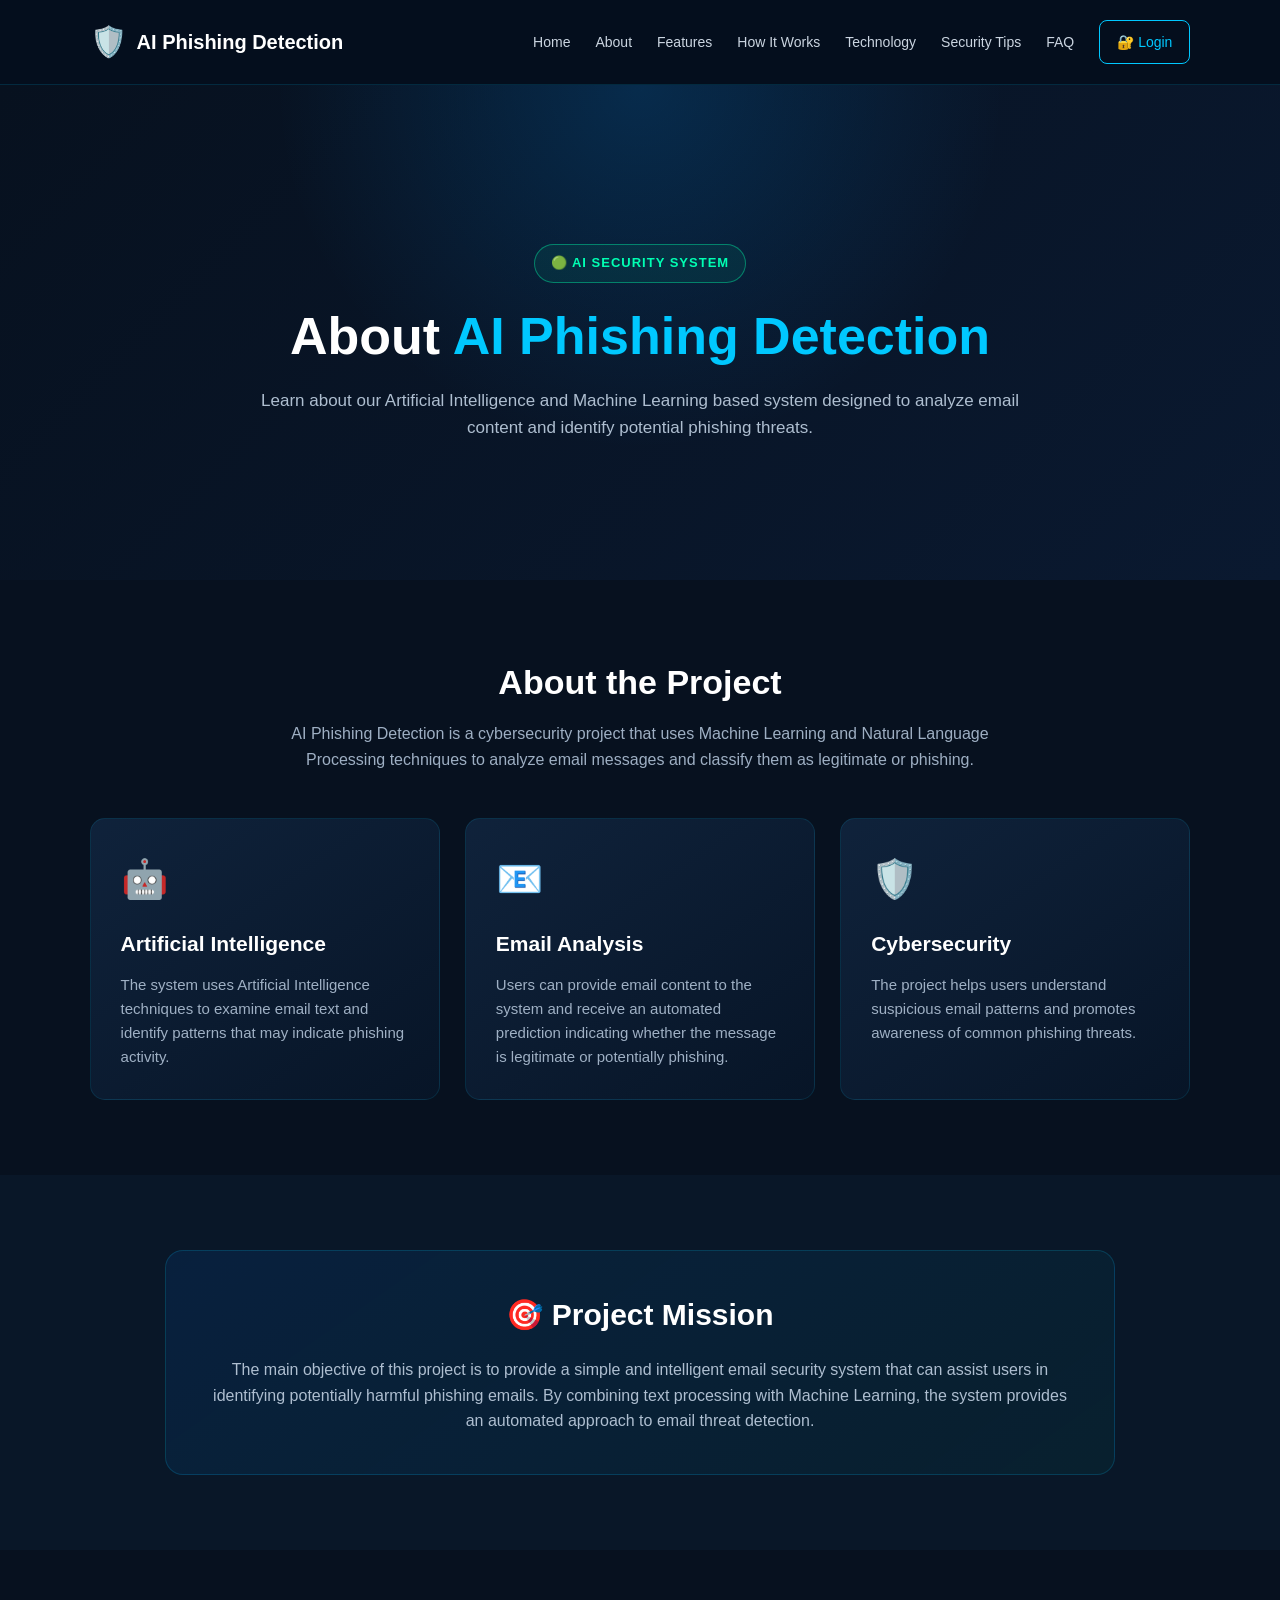
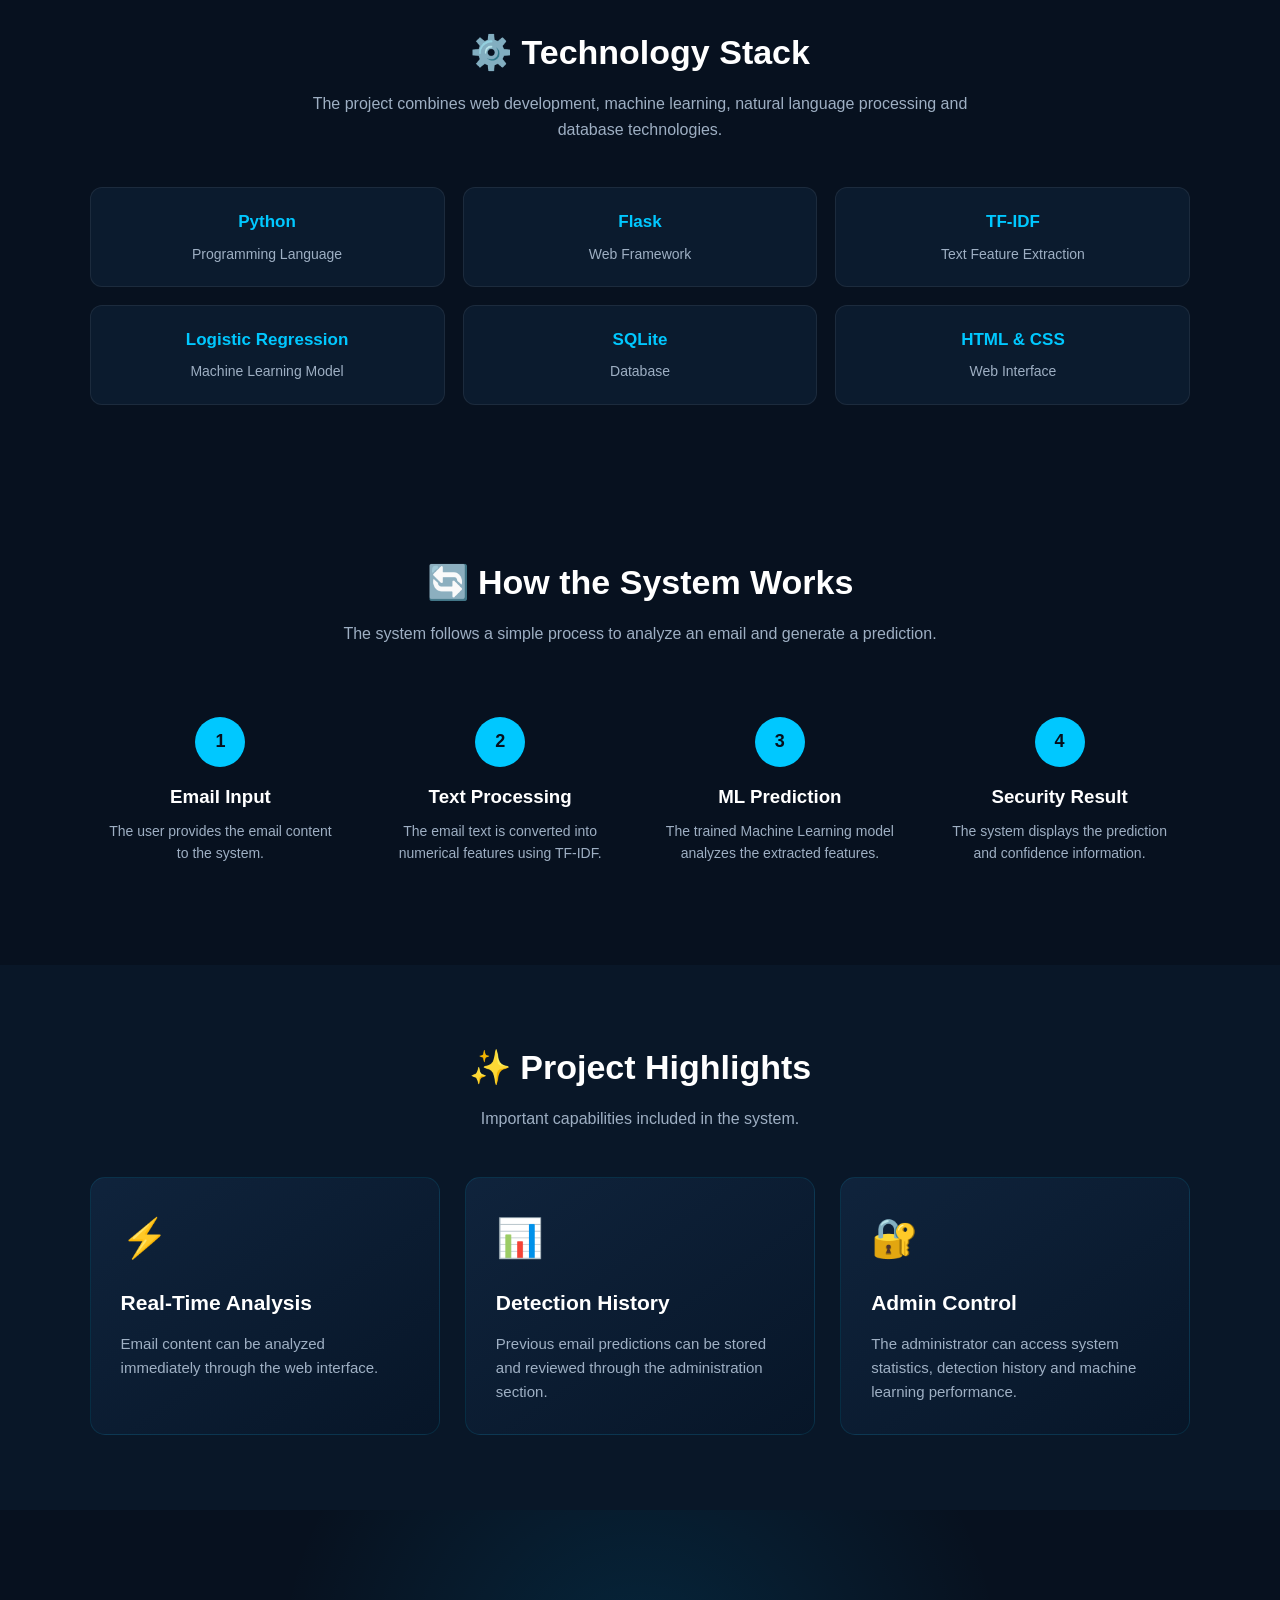
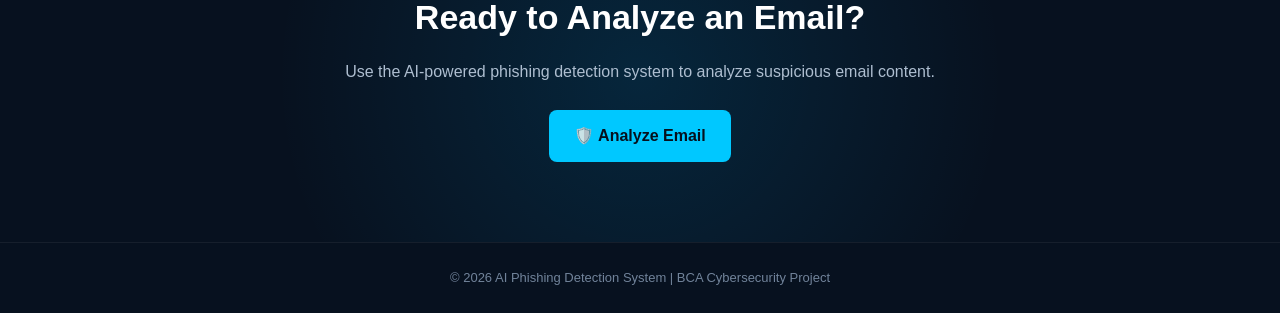
<file: templates/about.html>
<!DOCTYPE html>
<html lang="en">
<head>
    <meta charset="UTF-8">
    <meta name="viewport" content="width=device-width, initial-scale=1.0">

    <title>About | AI Phishing Detection</title>

    <style>
        * {
            margin: 0;
            padding: 0;
            box-sizing: border-box;
        }

        html {
            scroll-behavior: smooth;
        }

        body {
            font-family: Arial, Helvetica, sans-serif;
            background: #07111f;
            color: #ffffff;
            line-height: 1.6;
        }

        /* HEADER */
        header {
            width: 100%;
            padding: 18px 7%;
            background: rgba(5, 15, 30, 0.95);
            border-bottom: 1px solid rgba(0, 200, 255, 0.15);

            display: flex;
            align-items: center;
            justify-content: space-between;

            position: sticky;
            top: 0;
            z-index: 1000;
        }

        .logo {
            display: flex;
            align-items: center;
            gap: 10px;
            font-size: 20px;
            font-weight: bold;
            color: #ffffff;
        }

        .logo-icon {
            font-size: 30px;
        }

        nav {
            display: flex;
            align-items: center;
            gap: 25px;
        }

        nav a {
            color: #cbd5e1;
            text-decoration: none;
            font-size: 14px;
            transition: 0.3s;
        }

        nav a:hover {
            color: #00c8ff;
        }

        .admin-btn {
            padding: 10px 17px;
            border: 1px solid #00c8ff;
            border-radius: 8px;
            color: #00c8ff !important;
        }

        .admin-btn:hover {
            background: #00c8ff;
            color: #06101d !important;
        }

        /* HERO */
        .hero {
            min-height: 55vh;
            padding: 90px 7% 70px;

            display: flex;
            flex-direction: column;
            align-items: center;
            justify-content: center;

            text-align: center;

            background:
                radial-gradient(circle at top, rgba(0, 150, 255, 0.18), transparent 45%),
                linear-gradient(135deg, #07111f, #0a1930);
        }

        .status {
            display: inline-block;
            padding: 8px 16px;
            margin-bottom: 25px;

            border: 1px solid rgba(0, 255, 170, 0.4);
            border-radius: 30px;

            color: #00ffb3;
            background: rgba(0, 255, 170, 0.07);

            font-size: 13px;
            font-weight: bold;
            letter-spacing: 1px;
        }

        .hero h1 {
            font-size: 52px;
            line-height: 1.1;
            margin-bottom: 22px;
        }

        .hero h1 span {
            color: #00c8ff;
        }

        .hero p {
            max-width: 800px;
            color: #aebed0;
            font-size: 17px;
        }

        /* COMMON */
        .section {
            padding: 75px 7%;
        }

        .section-title {
            text-align: center;
            margin-bottom: 45px;
        }

        .section-title h2 {
            font-size: 34px;
            margin-bottom: 12px;
        }

        .section-title p {
            color: #9eafc3;
            max-width: 700px;
            margin: auto;
        }

        /* CARDS */
        .cards {
            display: grid;
            grid-template-columns: repeat(3, 1fr);
            gap: 25px;
        }

        .card {
            padding: 30px;
            border-radius: 15px;

            background: linear-gradient(
                145deg,
                rgba(17, 37, 62, 0.9),
                rgba(8, 22, 40, 0.9)
            );

            border: 1px solid rgba(0, 200, 255, 0.12);

            transition: 0.3s;
        }

        .card:hover {
            transform: translateY(-7px);
            border-color: rgba(0, 200, 255, 0.5);
        }

        .card-icon {
            font-size: 38px;
            margin-bottom: 18px;
        }

        .card h3 {
            font-size: 21px;
            margin-bottom: 12px;
        }

        .card p {
            color: #9fb0c4;
            font-size: 15px;
        }

        /* MISSION */
        .mission {
            background: #091728;
        }

        .mission-box {
            max-width: 950px;
            margin: auto;

            padding: 40px;

            border-radius: 18px;

            background:
                linear-gradient(
                    145deg,
                    rgba(0, 120, 255, 0.10),
                    rgba(0, 255, 200, 0.04)
                );

            border: 1px solid rgba(0, 200, 255, 0.18);

            text-align: center;
        }

        .mission-box h2 {
            font-size: 30px;
            margin-bottom: 18px;
        }

        .mission-box p {
            color: #aebed0;
            font-size: 16px;
        }

        /* TECHNOLOGY */
        .tech-grid {
            display: grid;
            grid-template-columns: repeat(3, 1fr);
            gap: 18px;
        }

        .tech {
            padding: 20px;

            background: #0b1b2e;
            border: 1px solid rgba(255, 255, 255, 0.07);
            border-radius: 12px;

            text-align: center;
        }

        .tech strong {
            display: block;
            color: #00c8ff;
            font-size: 17px;
            margin-bottom: 5px;
        }

        .tech span {
            color: #9eafc3;
            font-size: 14px;
        }

        /* WORKFLOW */
        .workflow {
            display: grid;
            grid-template-columns: repeat(4, 1fr);
            gap: 18px;
        }

        .step {
            text-align: center;
            padding: 25px 15px;
        }

        .step-number {
            width: 50px;
            height: 50px;

            margin: 0 auto 15px;

            display: flex;
            align-items: center;
            justify-content: center;

            border-radius: 50%;

            background: #00c8ff;
            color: #06101d;

            font-weight: bold;
            font-size: 18px;
        }

        .step h3 {
            margin-bottom: 8px;
        }

        .step p {
            color: #9eafc3;
            font-size: 14px;
        }

        /* CTA */
        .cta {
            text-align: center;
            padding: 80px 7%;

            background:
                radial-gradient(
                    circle at center,
                    rgba(0, 180, 255, 0.13),
                    transparent 55%
                );
        }

        .cta h2 {
            font-size: 34px;
            margin-bottom: 15px;
        }

        .cta p {
            color: #aebed0;
            margin-bottom: 25px;
        }

        .cta-btn {
            display: inline-block;

            padding: 13px 25px;

            background: #00c8ff;
            color: #06101d;

            text-decoration: none;
            border-radius: 8px;

            font-weight: bold;

            transition: 0.3s;
        }

        .cta-btn:hover {
            transform: translateY(-3px);
            box-shadow: 0 8px 25px rgba(0, 200, 255, 0.25);
        }

        /* FOOTER */
        footer {
            padding: 25px 7%;

            text-align: center;

            color: #71839a;
            font-size: 13px;

            border-top: 1px solid rgba(255, 255, 255, 0.06);
        }

        /* RESPONSIVE */
        @media (max-width: 900px) {

            nav {
                gap: 12px;
            }

            nav a {
                font-size: 12px;
            }

            .hero h1 {
                font-size: 40px;
            }

            .cards {
                grid-template-columns: 1fr;
            }

            .tech-grid {
                grid-template-columns: repeat(2, 1fr);
            }

            .workflow {
                grid-template-columns: repeat(2, 1fr);
            }
        }

        @media (max-width: 600px) {

            header {
                padding: 15px 5%;
            }

            .logo {
                font-size: 16px;
            }

            .logo-icon {
                font-size: 24px;
            }

            nav {
                display: none;
            }

            .hero {
                padding: 70px 5%;
            }

            .hero h1 {
                font-size: 34px;
            }

            .hero p {
                font-size: 15px;
            }

            .section {
                padding: 55px 5%;
            }

            .section-title h2 {
                font-size: 28px;
            }

            .tech-grid,
            .workflow {
                grid-template-columns: 1fr;
            }

            .mission-box {
                padding: 25px;
            }
        }
    </style>
</head>

<body>

    <!-- HEADER -->
    <header>

        <div class="logo">
            <div class="logo-icon">🛡️</div>
            <div>AI Phishing Detection</div>
        </div>

        <nav>
            <a href="/">Home</a>
            <a href="/about">About</a>
            <a href="/#features">Features</a>
            <a href="/#how-it-works">How It Works</a>
            <a href="/#technology">Technology</a>
            <a href="/#security">Security Tips</a>
            <a href="/faq">FAQ</a>
            <a href="/login" class="admin-btn">🔐 Login</a>
        </nav>

    </header>


    <!-- HERO -->
    <section class="hero">

        <div class="status">
            🟢 AI SECURITY SYSTEM
        </div>

        <h1>
            About <span>AI Phishing Detection</span>
        </h1>

        <p>
            Learn about our Artificial Intelligence and Machine Learning
            based system designed to analyze email content and identify
            potential phishing threats.
        </p>

    </section>


    <!-- ABOUT PROJECT -->
    <section class="section">

        <div class="section-title">
            <h2>About the Project</h2>

            <p>
                AI Phishing Detection is a cybersecurity project that uses
                Machine Learning and Natural Language Processing techniques
                to analyze email messages and classify them as legitimate
                or phishing.
            </p>
        </div>


        <div class="cards">

            <div class="card">

                <div class="card-icon">🤖</div>

                <h3>Artificial Intelligence</h3>

                <p>
                    The system uses Artificial Intelligence techniques to
                    examine email text and identify patterns that may indicate
                    phishing activity.
                </p>

            </div>


            <div class="card">

                <div class="card-icon">📧</div>

                <h3>Email Analysis</h3>

                <p>
                    Users can provide email content to the system and receive
                    an automated prediction indicating whether the message
                    is legitimate or potentially phishing.
                </p>

            </div>


            <div class="card">

                <div class="card-icon">🛡️</div>

                <h3>Cybersecurity</h3>

                <p>
                    The project helps users understand suspicious email
                    patterns and promotes awareness of common phishing
                    threats.
                </p>

            </div>

        </div>

    </section>


    <!-- MISSION -->
    <section class="section mission">

        <div class="mission-box">

            <h2>🎯 Project Mission</h2>

            <p>
                The main objective of this project is to provide a simple
                and intelligent email security system that can assist users
                in identifying potentially harmful phishing emails.
                By combining text processing with Machine Learning,
                the system provides an automated approach to email threat
                detection.
            </p>

        </div>

    </section>


    <!-- TECHNOLOGY -->
    <section class="section">

        <div class="section-title">

            <h2>⚙️ Technology Stack</h2>

            <p>
                The project combines web development, machine learning,
                natural language processing and database technologies.
            </p>

        </div>


        <div class="tech-grid">

            <div class="tech">
                <strong>Python</strong>
                <span>Programming Language</span>
            </div>

            <div class="tech">
                <strong>Flask</strong>
                <span>Web Framework</span>
            </div>

            <div class="tech">
                <strong>TF-IDF</strong>
                <span>Text Feature Extraction</span>
            </div>

            <div class="tech">
                <strong>Logistic Regression</strong>
                <span>Machine Learning Model</span>
            </div>

            <div class="tech">
                <strong>SQLite</strong>
                <span>Database</span>
            </div>

            <div class="tech">
                <strong>HTML & CSS</strong>
                <span>Web Interface</span>
            </div>

        </div>

    </section>


    <!-- WORKFLOW -->
    <section class="section">

        <div class="section-title">

            <h2>🔄 How the System Works</h2>

            <p>
                The system follows a simple process to analyze an email
                and generate a prediction.
            </p>

        </div>


        <div class="workflow">

            <div class="step">

                <div class="step-number">1</div>

                <h3>Email Input</h3>

                <p>
                    The user provides the email content to the system.
                </p>

            </div>


            <div class="step">

                <div class="step-number">2</div>

                <h3>Text Processing</h3>

                <p>
                    The email text is converted into numerical features
                    using TF-IDF.
                </p>

            </div>


            <div class="step">

                <div class="step-number">3</div>

                <h3>ML Prediction</h3>

                <p>
                    The trained Machine Learning model analyzes the
                    extracted features.
                </p>

            </div>


            <div class="step">

                <div class="step-number">4</div>

                <h3>Security Result</h3>

                <p>
                    The system displays the prediction and confidence
                    information.
                </p>

            </div>

        </div>

    </section>


    <!-- PROJECT HIGHLIGHTS -->
    <section class="section mission">

        <div class="section-title">

            <h2>✨ Project Highlights</h2>

            <p>
                Important capabilities included in the system.
            </p>

        </div>


        <div class="cards">

            <div class="card">

                <div class="card-icon">⚡</div>

                <h3>Real-Time Analysis</h3>

                <p>
                    Email content can be analyzed immediately through
                    the web interface.
                </p>

            </div>


            <div class="card">

                <div class="card-icon">📊</div>

                <h3>Detection History</h3>

                <p>
                    Previous email predictions can be stored and reviewed
                    through the administration section.
                </p>

            </div>


            <div class="card">

                <div class="card-icon">🔐</div>

                <h3>Admin Control</h3>

                <p>
                    The administrator can access system statistics,
                    detection history and machine learning performance.
                </p>

            </div>

        </div>

    </section>


    <!-- CTA -->
    <section class="cta">

        <h2>Ready to Analyze an Email?</h2>

        <p>
            Use the AI-powered phishing detection system to analyze
            suspicious email content.
        </p>

        <a href="/#analyzer" class="cta-btn">
            🛡️ Analyze Email
        </a>

    </section>


    <!-- FOOTER -->
    <footer>

        © 2026 AI Phishing Detection System |
        BCA Cybersecurity Project

    </footer>

</body>
</html>
</file>
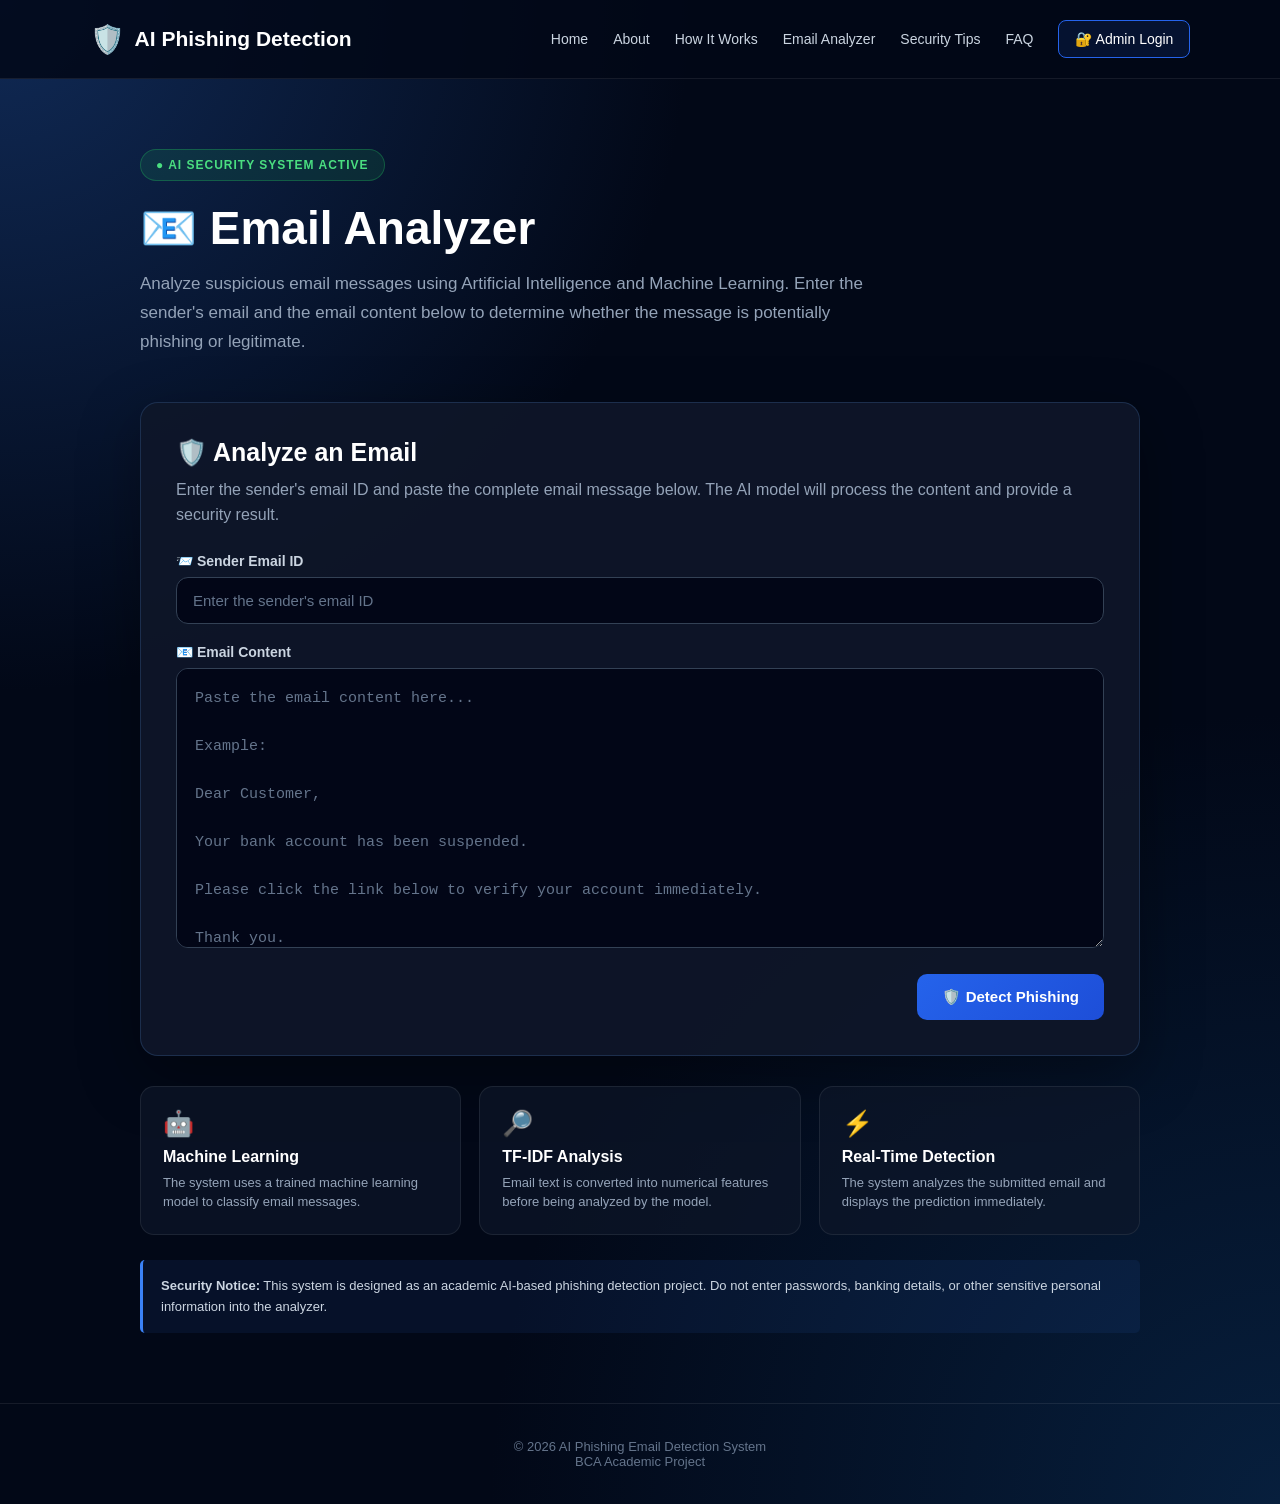
<file: templates/analyzer.html>
<!DOCTYPE html>
<html lang="en">

<head>

    <meta charset="UTF-8">
    <meta name="viewport" content="width=device-width, initial-scale=1.0">

    <title>Email Analyzer | AI Phishing Detection</title>

    <style>

        * {
            margin: 0;
            padding: 0;
            box-sizing: border-box;
        }

        body {
            font-family: Arial, Helvetica, sans-serif;
            background:
                radial-gradient(circle at top left, #102a56 0%, transparent 35%),
                radial-gradient(circle at bottom right, #071f3d 0%, transparent 40%),
                #020817;
            color: #ffffff;
            min-height: 100vh;
        }

        nav {
            width: 100%;
            padding: 20px 7%;
            display: flex;
            justify-content: space-between;
            align-items: center;
            border-bottom: 1px solid rgba(255,255,255,0.08);
            background: rgba(2,8,23,0.85);
        }

        .logo {
            display: flex;
            align-items: center;
            gap: 10px;
            font-size: 21px;
            font-weight: bold;
        }

        .logo-icon {
            font-size: 28px;
        }

        .nav-links {
            display: flex;
            gap: 25px;
            align-items: center;
        }

        .nav-links a {
            color: #cbd5e1;
            text-decoration: none;
            font-size: 14px;
            transition: 0.3s;
        }

        .nav-links a:hover {
            color: #60a5fa;
        }

        .login-btn {
            padding: 10px 16px;
            border: 1px solid #2563eb;
            border-radius: 8px;
            color: #ffffff !important;
            background: rgba(37,99,235,0.12);
        }

        .login-btn:hover {
            background: #2563eb;
        }

        .container {
            width: 90%;
            max-width: 1000px;
            margin: 70px auto;
        }

        .status {
            display: inline-block;
            padding: 8px 15px;
            border-radius: 20px;
            background: rgba(34,197,94,0.12);
            border: 1px solid rgba(34,197,94,0.3);
            color: #4ade80;
            font-size: 12px;
            font-weight: bold;
            letter-spacing: 1px;
            margin-bottom: 20px;
        }

        h1 {
            font-size: 46px;
            margin-bottom: 15px;
        }

        .subtitle {
            color: #94a3b8;
            font-size: 17px;
            line-height: 1.7;
            max-width: 750px;
            margin-bottom: 45px;
        }

        .analyzer-card {
            background: rgba(15,23,42,0.9);
            border: 1px solid rgba(96,165,250,0.18);
            border-radius: 18px;
            padding: 35px;
            box-shadow: 0 20px 60px rgba(0,0,0,0.35);
        }

        .card-title {
            font-size: 25px;
            margin-bottom: 10px;
        }

        .card-description {
            color: #94a3b8;
            margin-bottom: 25px;
            line-height: 1.6;
        }

        .email-input {
            width: 100%;
            padding: 14px 16px;
            background: #020617;
            color: #ffffff;
            border: 1px solid #334155;
            border-radius: 12px;
            font-size: 15px;
            outline: none;
            transition: 0.3s;
        }

        .email-input:focus {
            border-color: #3b82f6;
            box-shadow: 0 0 0 3px rgba(59,130,246,0.12);
        }

        .email-input::placeholder {
            color: #64748b;
        }

        .input-label {
            display: block;
            margin-bottom: 8px;
            color: #cbd5e1;
            font-size: 14px;
            font-weight: bold;
        }

        textarea {
            width: 100%;
            min-height: 280px;
            resize: vertical;
            background: #020617;
            color: #ffffff;
            border: 1px solid #334155;
            border-radius: 12px;
            padding: 18px;
            font-size: 15px;
            line-height: 1.6;
            outline: none;
            transition: 0.3s;
        }

        textarea:focus {
            border-color: #3b82f6;
            box-shadow: 0 0 0 3px rgba(59,130,246,0.12);
        }

        textarea::placeholder {
            color: #64748b;
        }

        .button-area {
            margin-top: 22px;
            display: flex;
            justify-content: flex-end;
        }

        .analyze-btn {
            border: none;
            padding: 14px 25px;
            border-radius: 10px;
            background: linear-gradient(135deg, #2563eb, #1d4ed8);
            color: white;
            font-size: 15px;
            font-weight: bold;
            cursor: pointer;
            transition: 0.3s;
        }

        .analyze-btn:hover {
            transform: translateY(-2px);
            box-shadow: 0 10px 25px rgba(37,99,235,0.3);
        }

        .features {
            display: grid;
            grid-template-columns: repeat(3, 1fr);
            gap: 18px;
            margin-top: 30px;
        }

        .feature {
            padding: 22px;
            background: rgba(15,23,42,0.65);
            border: 1px solid rgba(255,255,255,0.08);
            border-radius: 14px;
        }

        .feature-icon {
            font-size: 25px;
            margin-bottom: 10px;
        }

        .feature h3 {
            font-size: 16px;
            margin-bottom: 7px;
        }

        .feature p {
            color: #94a3b8;
            font-size: 13px;
            line-height: 1.5;
        }

        .notice {
            margin-top: 25px;
            padding: 16px 18px;
            border-left: 3px solid #3b82f6;
            background: rgba(59,130,246,0.08);
            color: #cbd5e1;
            font-size: 13px;
            line-height: 1.6;
            border-radius: 5px;
        }

        footer {
            text-align: center;
            padding: 35px 20px;
            margin-top: 70px;
            border-top: 1px solid rgba(255,255,255,0.08);
            color: #64748b;
            font-size: 13px;
        }

        @media (max-width: 800px) {

            .nav-links {
                gap: 12px;
            }

            .nav-links a {
                font-size: 12px;
            }

            h1 {
                font-size: 35px;
            }

            .features {
                grid-template-columns: 1fr;
            }

            .analyzer-card {
                padding: 22px;
            }
        }

        @media (max-width: 600px) {

            nav {
                padding: 16px 5%;
            }

            .nav-links a:not(.login-btn) {
                display: none;
            }

            .container {
                width: 92%;
                margin: 45px auto;
            }

            h1 {
                font-size: 30px;
            }

            .subtitle {
                font-size: 15px;
            }

            textarea {
                min-height: 240px;
            }

            .button-area {
                justify-content: stretch;
            }

            .analyze-btn {
                width: 100%;
            }
        }

    </style>

</head>

<body>

    <!-- NAVIGATION -->

    <nav>

        <div class="logo">

            <span class="logo-icon">🛡️</span>

            <span>AI Phishing Detection</span>

        </div>

        <div class="nav-links">

            <a href="/">Home</a>

            <a href="/about">About</a>

            <a href="/how-it-works">How It Works</a>

            <a href="/analyzer">Email Analyzer</a>

            <a href="/security-tips">Security Tips</a>

            <a href="/faq">FAQ</a>

            <a href="/login" class="login-btn">

                🔐 Admin Login

            </a>

        </div>

    </nav>


    <!-- MAIN CONTENT -->

    <main class="container">

        <div class="status">

            ● AI SECURITY SYSTEM ACTIVE

        </div>

        <h1>

            📧 Email Analyzer

        </h1>

        <p class="subtitle">

            Analyze suspicious email messages using Artificial Intelligence

            and Machine Learning. Enter the sender's email and the email

            content below to determine whether the message is potentially

            phishing or legitimate.

        </p>


        <!-- ANALYZER -->

        <section class="analyzer-card">

            <h2 class="card-title">

                🛡️ Analyze an Email

            </h2>

            <p class="card-description">

                Enter the sender's email ID and paste the complete email

                message below. The AI model will process the content and

                provide a security result.

            </p>


            <form action="/predict" method="POST">


                <!-- SENDER EMAIL -->

                <div style="margin-bottom:20px;">

                    <label for="sender_email" class="input-label">

                        📨 Sender Email ID

                    </label>

                    <input

                        type="email"

                        id="sender_email"

                        name="sender_email"

                        class="email-input"

                        placeholder="Enter the sender's email ID"

                        required

                        autocomplete="off"

                    >

                </div>


                <!-- EMAIL CONTENT -->

                <div>

                    <label for="email" class="input-label">

                        📧 Email Content

                    </label>

                    <textarea

                        id="email"

                        name="email"

                        placeholder="Paste the email content here...

Example:

Dear Customer,

Your bank account has been suspended.

Please click the link below to verify your account immediately.

Thank you."

                        required

                    ></textarea>

                </div>


                <!-- BUTTON -->

                <div class="button-area">

                    <button

                        type="submit"

                        class="analyze-btn"

                    >

                        🛡️ Detect Phishing

                    </button>

                </div>

            </form>

        </section>


        <!-- FEATURES -->

        <section class="features">

            <div class="feature">

                <div class="feature-icon">

                    🤖

                </div>

                <h3>

                    Machine Learning

                </h3>

                <p>

                    The system uses a trained machine learning model

                    to classify email messages.

                </p>

            </div>


            <div class="feature">

                <div class="feature-icon">

                    🔎

                </div>

                <h3>

                    TF-IDF Analysis

                </h3>

                <p>

                    Email text is converted into numerical features

                    before being analyzed by the model.

                </p>

            </div>


            <div class="feature">

                <div class="feature-icon">

                    ⚡

                </div>

                <h3>

                    Real-Time Detection

                </h3>

                <p>

                    The system analyzes the submitted email and

                    displays the prediction immediately.

                </p>

            </div>

        </section>


        <!-- NOTICE -->

        <div class="notice">

            <strong>Security Notice:</strong>

            This system is designed as an academic AI-based phishing

            detection project. Do not enter passwords, banking details,

            or other sensitive personal information into the analyzer.

        </div>

    </main>


    <!-- FOOTER -->

    <footer>

        © 2026 AI Phishing Email Detection System

        <br>

        BCA Academic Project

    </footer>

</body>

</html>
</file>
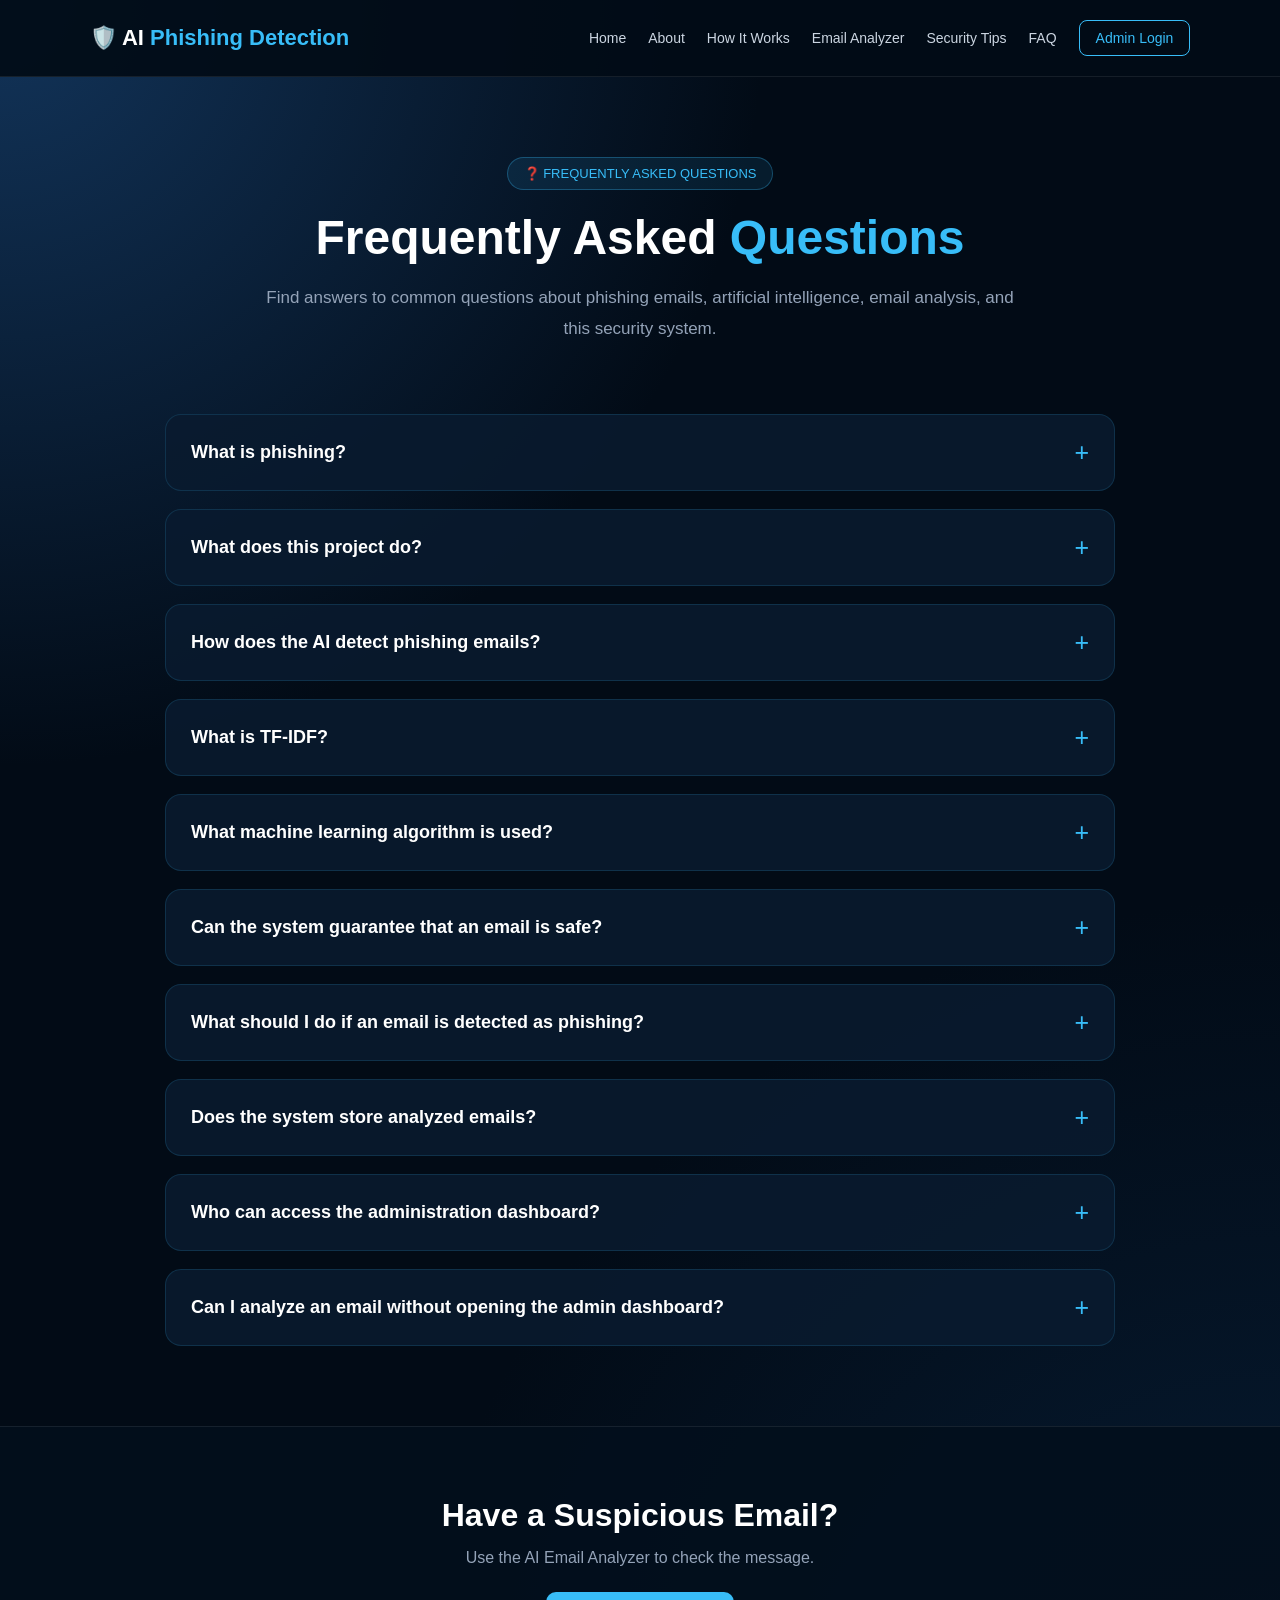
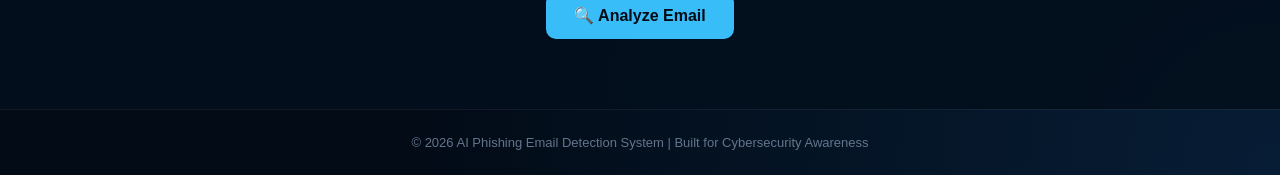
<file: templates/faq.html>
<!DOCTYPE html>
<html lang="en">

<head>
    <meta charset="UTF-8">
    <meta name="viewport" content="width=device-width, initial-scale=1.0">

    <title>FAQ | AI Phishing Detection</title>

    <style>
        * {
            margin: 0;
            padding: 0;
            box-sizing: border-box;
            font-family: Arial, Helvetica, sans-serif;
        }

        body {
            background:
                radial-gradient(circle at top left, #12345a 0%, transparent 35%),
                radial-gradient(circle at bottom right, #071d35 0%, transparent 40%),
                #020b16;
            color: white;
            min-height: 100vh;
        }

        header {
            width: 100%;
            padding: 20px 7%;
            display: flex;
            justify-content: space-between;
            align-items: center;
            background: rgba(2, 11, 22, 0.92);
            border-bottom: 1px solid rgba(255,255,255,0.08);
        }

        .logo {
            font-size: 22px;
            font-weight: bold;
        }

        .logo span {
            color: #38bdf8;
        }

        nav {
            display: flex;
            gap: 22px;
            align-items: center;
            flex-wrap: wrap;
        }

        nav a {
            color: #cbd5e1;
            text-decoration: none;
            font-size: 14px;
            transition: 0.3s;
        }

        nav a:hover {
            color: #38bdf8;
        }

        .login-btn {
            padding: 9px 16px;
            border: 1px solid #38bdf8;
            border-radius: 8px;
            color: #38bdf8;
        }

        .login-btn:hover {
            background: #38bdf8;
            color: #020b16;
        }

        .hero {
            text-align: center;
            padding: 80px 20px 50px;
        }

        .badge {
            display: inline-block;
            padding: 8px 16px;
            border-radius: 30px;
            background: rgba(56,189,248,0.1);
            border: 1px solid rgba(56,189,248,0.3);
            color: #38bdf8;
            font-size: 13px;
            margin-bottom: 20px;
        }

        .hero h1 {
            font-size: 48px;
            margin-bottom: 18px;
        }

        .hero h1 span {
            color: #38bdf8;
        }

        .hero p {
            max-width: 750px;
            margin: auto;
            color: #94a3b8;
            line-height: 1.8;
            font-size: 17px;
        }

        .faq-container {
            width: 86%;
            max-width: 950px;
            margin: 20px auto 80px;
        }

        .faq-item {
            background: rgba(10, 27, 47, 0.88);
            border: 1px solid rgba(56,189,248,0.15);
            border-radius: 16px;
            margin-bottom: 18px;
            overflow: hidden;
            transition: 0.3s;
        }

        .faq-item:hover {
            border-color: rgba(56,189,248,0.45);
        }

        .question {
            padding: 23px 25px;
            display: flex;
            justify-content: space-between;
            align-items: center;
            cursor: pointer;
        }

        .question h2 {
            font-size: 18px;
            font-weight: 600;
        }

        .plus {
            font-size: 25px;
            color: #38bdf8;
            transition: 0.3s;
        }

        .answer {
            max-height: 0;
            overflow: hidden;
            transition: max-height 0.4s ease;
        }

        .answer p {
            padding: 0 25px 24px;
            color: #94a3b8;
            line-height: 1.8;
            font-size: 15px;
        }

        .faq-item.active .answer {
            max-height: 300px;
        }

        .faq-item.active .plus {
            transform: rotate(45deg);
        }

        .cta {
            text-align: center;
            padding: 70px 20px;
            background: rgba(3,15,28,0.9);
            border-top: 1px solid rgba(255,255,255,0.08);
        }

        .cta h2 {
            font-size: 32px;
            margin-bottom: 15px;
        }

        .cta p {
            color: #94a3b8;
            margin-bottom: 25px;
        }

        .cta a {
            display: inline-block;
            padding: 14px 28px;
            border-radius: 10px;
            background: #38bdf8;
            color: #020b16;
            text-decoration: none;
            font-weight: bold;
        }

        footer {
            text-align: center;
            padding: 25px;
            color: #64748b;
            font-size: 13px;
            border-top: 1px solid rgba(255,255,255,0.06);
        }

        @media (max-width: 850px) {

            header {
                flex-direction: column;
                gap: 20px;
            }

            nav {
                justify-content: center;
            }

            .hero h1 {
                font-size: 36px;
            }
        }
    </style>
</head>


<body>

<header>

    <div class="logo">
        🛡️ AI <span>Phishing Detection</span>
    </div>

    <nav>
        <a href="/">Home</a>
        <a href="/about">About</a>
        <a href="/how-it-works">How It Works</a>
        <a href="/analyzer">Email Analyzer</a>
        <a href="/security-tips">Security Tips</a>
        <a href="/faq">FAQ</a>
        <a href="/login" class="login-btn">Admin Login</a>
    </nav>

</header>


<section class="hero">

    <div class="badge">
        ❓ FREQUENTLY ASKED QUESTIONS
    </div>

    <h1>
        Frequently Asked <span>Questions</span>
    </h1>

    <p>
        Find answers to common questions about phishing emails,
        artificial intelligence, email analysis, and this security system.
    </p>

</section>


<section class="faq-container">


    <div class="faq-item">

        <div class="question">
            <h2>What is phishing?</h2>
            <span class="plus">+</span>
        </div>

        <div class="answer">
            <p>
                Phishing is a type of cyber attack where attackers attempt
                to trick people into revealing sensitive information such as
                passwords, financial information, or account credentials.
            </p>
        </div>

    </div>


    <div class="faq-item">

        <div class="question">
            <h2>What does this project do?</h2>
            <span class="plus">+</span>
        </div>

        <div class="answer">
            <p>
                This project is an AI-based phishing email detection system.
                It analyzes the content of an email and predicts whether
                the email is likely to be phishing or legitimate.
            </p>
        </div>

    </div>


    <div class="faq-item">

        <div class="question">
            <h2>How does the AI detect phishing emails?</h2>
            <span class="plus">+</span>
        </div>

        <div class="answer">
            <p>
                The system uses machine learning and TF-IDF text analysis.
                The email text is converted into numerical features and
                processed by the trained machine learning model.
            </p>
        </div>

    </div>


    <div class="faq-item">

        <div class="question">
            <h2>What is TF-IDF?</h2>
            <span class="plus">+</span>
        </div>

        <div class="answer">
            <p>
                TF-IDF stands for Term Frequency-Inverse Document Frequency.
                It is a text-processing technique that helps identify
                important words and phrases in documents.
            </p>
        </div>

    </div>


    <div class="faq-item">

        <div class="question">
            <h2>What machine learning algorithm is used?</h2>
            <span class="plus">+</span>
        </div>

        <div class="answer">
            <p>
                The project uses Logistic Regression together with a
                TF-IDF vectorizer to classify email messages.
            </p>
        </div>

    </div>


    <div class="faq-item">

        <div class="question">
            <h2>Can the system guarantee that an email is safe?</h2>
            <span class="plus">+</span>
        </div>

        <div class="answer">
            <p>
                No. Machine learning predictions are not a guarantee.
                The result should be treated as a security indicator.
                Users should also verify suspicious emails independently.
            </p>
        </div>

    </div>


    <div class="faq-item">

        <div class="question">
            <h2>What should I do if an email is detected as phishing?</h2>
            <span class="plus">+</span>
        </div>

        <div class="answer">
            <p>
                Avoid clicking links or opening unexpected attachments.
                Do not provide passwords, OTPs, or financial information.
                Verify the request through an official communication channel.
            </p>
        </div>

    </div>


    <div class="faq-item">

        <div class="question">
            <h2>Does the system store analyzed emails?</h2>
            <span class="plus">+</span>
        </div>

        <div class="answer">
            <p>
                The application records prediction history so that
                administrators can review previous analyses through the
                administration dashboard.
            </p>
        </div>

    </div>


    <div class="faq-item">

        <div class="question">
            <h2>Who can access the administration dashboard?</h2>
            <span class="plus">+</span>
        </div>

        <div class="answer">
            <p>
                The administration area is protected by an admin login.
                Authorized users can access the dashboard, detection history,
                and model performance information.
            </p>
        </div>

    </div>


    <div class="faq-item">

        <div class="question">
            <h2>Can I analyze an email without opening the admin dashboard?</h2>
            <span class="plus">+</span>
        </div>

        <div class="answer">
            <p>
                Yes. The Email Analyzer page provides a dedicated interface
                for submitting an email for phishing analysis.
            </p>
        </div>

    </div>


</section>


<section class="cta">

    <h2>Have a Suspicious Email?</h2>

    <p>
        Use the AI Email Analyzer to check the message.
    </p>

    <a href="/analyzer">
        🔍 Analyze Email
    </a>

</section>


<footer>

    © 2026 AI Phishing Email Detection System |
    Built for Cybersecurity Awareness

</footer>


<script>

    const questions = document.querySelectorAll(".question");

    questions.forEach(question => {

        question.addEventListener("click", () => {

            const item = question.parentElement;

            item.classList.toggle("active");

        });

    });

</script>

</body>
</html>
</file>
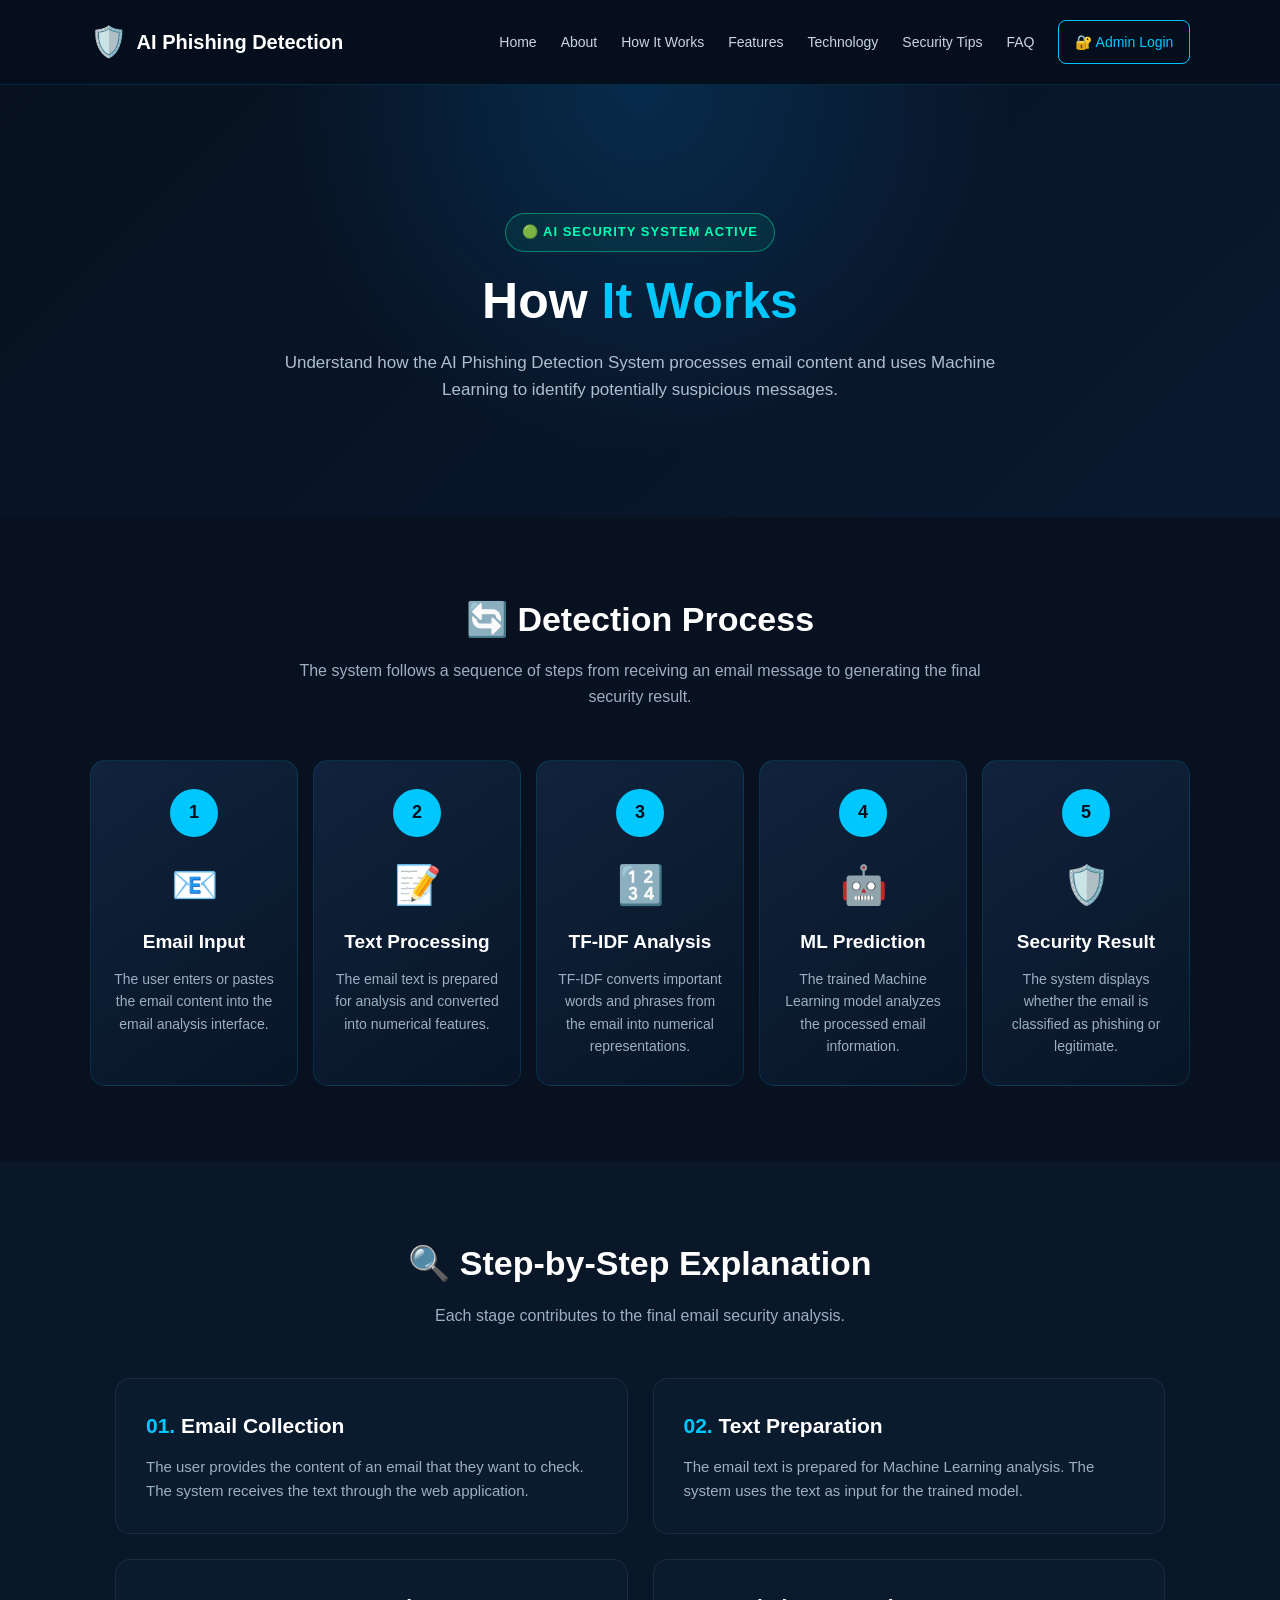
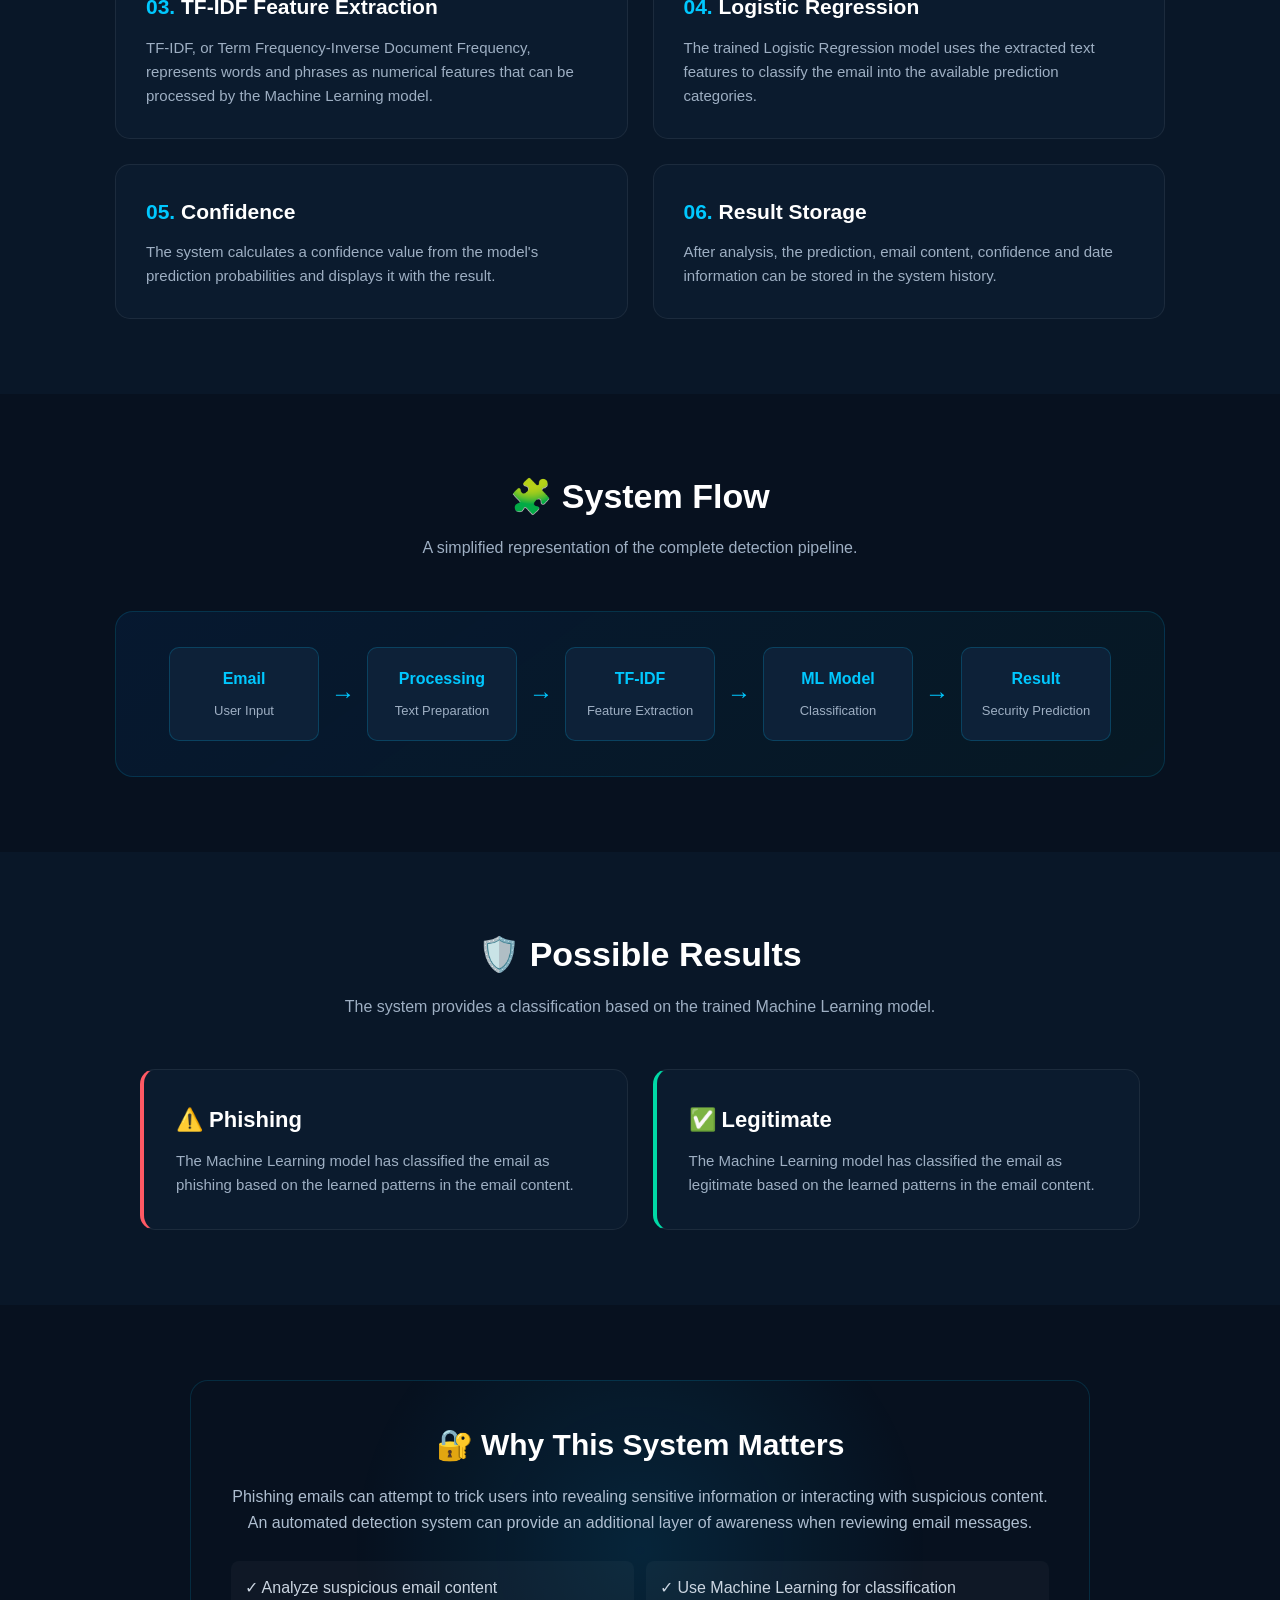
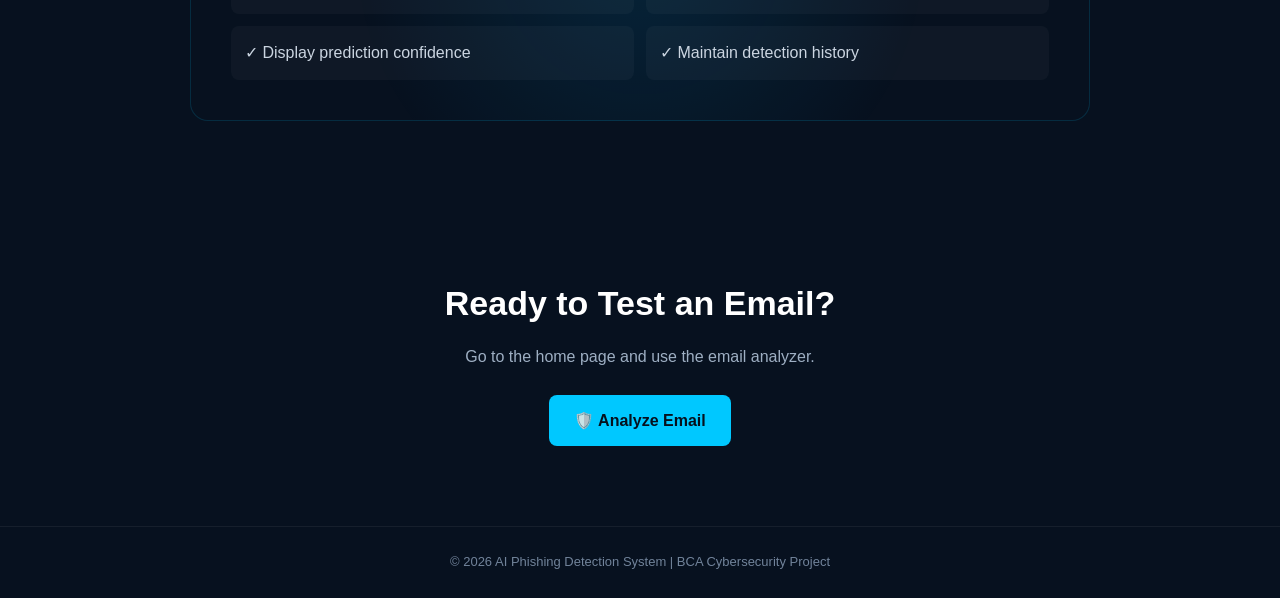
<file: templates/how_it_works.html>
<!DOCTYPE html>
<html lang="en">
<head>
    <meta charset="UTF-8">
    <meta name="viewport" content="width=device-width, initial-scale=1.0">

    <title>How It Works | AI Phishing Detection</title>

    <style>
        * {
            margin: 0;
            padding: 0;
            box-sizing: border-box;
        }

        html {
            scroll-behavior: smooth;
        }

        body {
            font-family: Arial, Helvetica, sans-serif;
            background: #07111f;
            color: #ffffff;
            line-height: 1.6;
        }

        /* HEADER */
        header {
            width: 100%;
            padding: 18px 7%;
            background: rgba(5, 15, 30, 0.96);
            border-bottom: 1px solid rgba(0, 200, 255, 0.15);

            display: flex;
            align-items: center;
            justify-content: space-between;

            position: sticky;
            top: 0;
            z-index: 1000;
        }

        .logo {
            display: flex;
            align-items: center;
            gap: 10px;

            font-size: 20px;
            font-weight: bold;
        }

        .logo-icon {
            font-size: 30px;
        }

        nav {
            display: flex;
            align-items: center;
            gap: 24px;
        }

        nav a {
            color: #cbd5e1;
            text-decoration: none;
            font-size: 14px;
            transition: 0.3s;
        }

        nav a:hover {
            color: #00c8ff;
        }

        .admin-btn {
            padding: 10px 16px;
            border: 1px solid #00c8ff;
            border-radius: 8px;
            color: #00c8ff !important;
        }

        .admin-btn:hover {
            background: #00c8ff;
            color: #06101d !important;
        }

        /* HERO */
        .hero {
            min-height: 48vh;

            padding: 85px 7% 70px;

            display: flex;
            flex-direction: column;
            align-items: center;
            justify-content: center;

            text-align: center;

            background:
                radial-gradient(
                    circle at top,
                    rgba(0, 150, 255, 0.18),
                    transparent 48%
                ),
                linear-gradient(
                    135deg,
                    #07111f,
                    #0a1930
                );
        }

        .status {
            display: inline-block;

            padding: 8px 16px;
            margin-bottom: 22px;

            border: 1px solid rgba(0, 255, 170, 0.4);
            border-radius: 30px;

            color: #00ffb3;
            background: rgba(0, 255, 170, 0.07);

            font-size: 13px;
            font-weight: bold;
            letter-spacing: 1px;
        }

        .hero h1 {
            font-size: 50px;
            line-height: 1.1;
            margin-bottom: 20px;
        }

        .hero h1 span {
            color: #00c8ff;
        }

        .hero p {
            max-width: 780px;
            color: #aebed0;
            font-size: 17px;
        }

        /* COMMON SECTION */
        .section {
            padding: 75px 7%;
        }

        .section-title {
            text-align: center;
            margin-bottom: 50px;
        }

        .section-title h2 {
            font-size: 34px;
            margin-bottom: 12px;
        }

        .section-title p {
            max-width: 720px;
            margin: auto;
            color: #9eafc3;
        }

        /* PROCESS */
        .process {
            max-width: 1100px;
            margin: auto;

            display: grid;
            grid-template-columns: repeat(5, 1fr);
            gap: 15px;

            align-items: stretch;
        }

        .process-card {
            position: relative;

            padding: 28px 18px;

            text-align: center;

            background:
                linear-gradient(
                    145deg,
                    rgba(17, 37, 62, 0.95),
                    rgba(8, 22, 40, 0.95)
                );

            border: 1px solid rgba(0, 200, 255, 0.13);
            border-radius: 15px;

            transition: 0.3s;
        }

        .process-card:hover {
            transform: translateY(-8px);
            border-color: rgba(0, 200, 255, 0.5);
        }

        .number {
            width: 48px;
            height: 48px;

            margin: 0 auto 18px;

            display: flex;
            align-items: center;
            justify-content: center;

            border-radius: 50%;

            background: #00c8ff;
            color: #06101d;

            font-weight: bold;
            font-size: 18px;
        }

        .process-icon {
            font-size: 38px;
            margin-bottom: 12px;
        }

        .process-card h3 {
            font-size: 19px;
            margin-bottom: 10px;
        }

        .process-card p {
            color: #9eafc3;
            font-size: 14px;
        }

        /* ARROWS */
        .arrow {
            display: flex;
            align-items: center;
            justify-content: center;

            font-size: 25px;
            color: #00c8ff;
        }

        /* EXPLANATION */
        .explanation {
            background: #091728;
        }

        .explanation-grid {
            max-width: 1050px;
            margin: auto;

            display: grid;
            grid-template-columns: 1fr 1fr;

            gap: 25px;
        }

        .info-card {
            padding: 30px;

            border-radius: 15px;

            background: #0b1b2e;

            border: 1px solid rgba(255, 255, 255, 0.07);

            transition: 0.3s;
        }

        .info-card:hover {
            border-color: rgba(0, 200, 255, 0.35);
        }

        .info-card h3 {
            font-size: 21px;
            margin-bottom: 12px;
            color: #ffffff;
        }

        .info-card h3 span {
            color: #00c8ff;
        }

        .info-card p {
            color: #9eafc3;
            font-size: 15px;
        }

        /* FLOW DIAGRAM */
        .flow-container {
            max-width: 1050px;
            margin: auto;

            padding: 35px;

            background:
                linear-gradient(
                    145deg,
                    rgba(0, 120, 255, 0.08),
                    rgba(0, 255, 200, 0.03)
                );

            border: 1px solid rgba(0, 200, 255, 0.15);

            border-radius: 18px;
        }

        .flow {
            display: flex;
            align-items: center;
            justify-content: center;
            gap: 12px;
            flex-wrap: wrap;
        }

        .flow-box {
            min-width: 150px;

            padding: 18px 15px;

            text-align: center;

            background: #0d2138;

            border: 1px solid rgba(0, 200, 255, 0.2);

            border-radius: 10px;
        }

        .flow-box strong {
            display: block;
            color: #00c8ff;
            margin-bottom: 5px;
        }

        .flow-box span {
            color: #9eafc3;
            font-size: 13px;
        }

        .flow-arrow {
            font-size: 24px;
            color: #00c8ff;
        }

        /* RESULT */
        .result-section {
            background: #091728;
        }

        .result-grid {
            max-width: 1000px;
            margin: auto;

            display: grid;
            grid-template-columns: 1fr 1fr;

            gap: 25px;
        }

        .result-card {
            padding: 32px;

            border-radius: 15px;

            background: #0b1b2e;

            border: 1px solid rgba(255, 255, 255, 0.07);
        }

        .result-card h3 {
            font-size: 22px;
            margin-bottom: 12px;
        }

        .result-card p {
            color: #9eafc3;
            font-size: 15px;
        }

        .phishing {
            border-left: 4px solid #ff5964;
        }

        .legitimate {
            border-left: 4px solid #00d9a6;
        }

        /* SECURITY */
        .security-box {
            max-width: 900px;
            margin: auto;

            text-align: center;

            padding: 40px;

            border-radius: 18px;

            background:
                radial-gradient(
                    circle at center,
                    rgba(0, 180, 255, 0.12),
                    transparent 60%
                );

            border: 1px solid rgba(0, 200, 255, 0.15);
        }

        .security-box h2 {
            font-size: 30px;
            margin-bottom: 15px;
        }

        .security-box p {
            color: #aebed0;
            margin-bottom: 25px;
        }

        .security-list {
            display: grid;
            grid-template-columns: repeat(2, 1fr);
            gap: 12px;

            text-align: left;
        }

        .security-item {
            padding: 14px;

            background: rgba(255, 255, 255, 0.03);

            border-radius: 8px;

            color: #cbd5e1;
        }

        /* CTA */
        .cta {
            text-align: center;
            padding: 80px 7%;
        }

        .cta h2 {
            font-size: 34px;
            margin-bottom: 14px;
        }

        .cta p {
            color: #9eafc3;
            margin-bottom: 25px;
        }

        .cta-btn {
            display: inline-block;

            padding: 13px 25px;

            background: #00c8ff;
            color: #06101d;

            text-decoration: none;

            border-radius: 8px;

            font-weight: bold;

            transition: 0.3s;
        }

        .cta-btn:hover {
            transform: translateY(-3px);
            box-shadow: 0 8px 25px rgba(0, 200, 255, 0.25);
        }

        /* FOOTER */
        footer {
            padding: 25px 7%;

            text-align: center;

            color: #71839a;

            font-size: 13px;

            border-top: 1px solid rgba(255, 255, 255, 0.06);
        }

        /* RESPONSIVE */
        @media (max-width: 1000px) {

            .process {
                grid-template-columns: repeat(3, 1fr);
            }

            .arrow {
                display: none;
            }
        }

        @media (max-width: 850px) {

            nav {
                gap: 12px;
            }

            nav a {
                font-size: 12px;
            }

            .hero h1 {
                font-size: 40px;
            }

            .explanation-grid,
            .result-grid {
                grid-template-columns: 1fr;
            }
        }

        @media (max-width: 650px) {

            header {
                padding: 15px 5%;
            }

            .logo {
                font-size: 16px;
            }

            .logo-icon {
                font-size: 24px;
            }

            nav {
                display: none;
            }

            .hero {
                padding: 65px 5%;
            }

            .hero h1 {
                font-size: 34px;
            }

            .hero p {
                font-size: 15px;
            }

            .section {
                padding: 55px 5%;
            }

            .section-title h2 {
                font-size: 28px;
            }

            .process {
                grid-template-columns: 1fr;
            }

            .security-list {
                grid-template-columns: 1fr;
            }

            .flow-container {
                padding: 25px 15px;
            }

            .flow {
                flex-direction: column;
            }

            .flow-arrow {
                transform: rotate(90deg);
            }
        }
    </style>
</head>

<body>

    <!-- HEADER -->
    <header>

        <div class="logo">
            <div class="logo-icon">🛡️</div>
            <div>AI Phishing Detection</div>
        </div>

        <nav>
            <a href="/">Home</a>
            <a href="/about">About</a>
            <a href="/how-it-works">How It Works</a>
            <a href="/#features">Features</a>
            <a href="/#technology">Technology</a>
            <a href="/#security">Security Tips</a>
            <a href="/faq">FAQ</a>
            <a href="/login" class="admin-btn">🔐 Admin Login</a>
        </nav>

    </header>


    <!-- HERO -->
    <section class="hero">

        <div class="status">
            🟢 AI SECURITY SYSTEM ACTIVE
        </div>

        <h1>
            How <span>It Works</span>
        </h1>

        <p>
            Understand how the AI Phishing Detection System processes
            email content and uses Machine Learning to identify
            potentially suspicious messages.
        </p>

    </section>


    <!-- MAIN PROCESS -->
    <section class="section">

        <div class="section-title">

            <h2>🔄 Detection Process</h2>

            <p>
                The system follows a sequence of steps from receiving
                an email message to generating the final security result.
            </p>

        </div>


        <div class="process">

            <div class="process-card">

                <div class="number">1</div>

                <div class="process-icon">📧</div>

                <h3>Email Input</h3>

                <p>
                    The user enters or pastes the email content into
                    the email analysis interface.
                </p>

            </div>


            <div class="process-card">

                <div class="number">2</div>

                <div class="process-icon">📝</div>

                <h3>Text Processing</h3>

                <p>
                    The email text is prepared for analysis and converted
                    into numerical features.
                </p>

            </div>


            <div class="process-card">

                <div class="number">3</div>

                <div class="process-icon">🔢</div>

                <h3>TF-IDF Analysis</h3>

                <p>
                    TF-IDF converts important words and phrases from
                    the email into numerical representations.
                </p>

            </div>


            <div class="process-card">

                <div class="number">4</div>

                <div class="process-icon">🤖</div>

                <h3>ML Prediction</h3>

                <p>
                    The trained Machine Learning model analyzes the
                    processed email information.
                </p>

            </div>


            <div class="process-card">

                <div class="number">5</div>

                <div class="process-icon">🛡️</div>

                <h3>Security Result</h3>

                <p>
                    The system displays whether the email is classified
                    as phishing or legitimate.
                </p>

            </div>

        </div>

    </section>


    <!-- DETAILED EXPLANATION -->
    <section class="section explanation">

        <div class="section-title">

            <h2>🔍 Step-by-Step Explanation</h2>

            <p>
                Each stage contributes to the final email security analysis.
            </p>

        </div>


        <div class="explanation-grid">

            <div class="info-card">

                <h3>
                    <span>01.</span> Email Collection
                </h3>

                <p>
                    The user provides the content of an email that they
                    want to check. The system receives the text through
                    the web application.
                </p>

            </div>


            <div class="info-card">

                <h3>
                    <span>02.</span> Text Preparation
                </h3>

                <p>
                    The email text is prepared for Machine Learning
                    analysis. The system uses the text as input for
                    the trained model.
                </p>

            </div>


            <div class="info-card">

                <h3>
                    <span>03.</span> TF-IDF Feature Extraction
                </h3>

                <p>
                    TF-IDF, or Term Frequency-Inverse Document Frequency,
                    represents words and phrases as numerical features
                    that can be processed by the Machine Learning model.
                </p>

            </div>


            <div class="info-card">

                <h3>
                    <span>04.</span> Logistic Regression
                </h3>

                <p>
                    The trained Logistic Regression model uses the extracted
                    text features to classify the email into the available
                    prediction categories.
                </p>

            </div>


            <div class="info-card">

                <h3>
                    <span>05.</span> Confidence
                </h3>

                <p>
                    The system calculates a confidence value from the model's
                    prediction probabilities and displays it with the result.
                </p>

            </div>


            <div class="info-card">

                <h3>
                    <span>06.</span> Result Storage
                </h3>

                <p>
                    After analysis, the prediction, email content,
                    confidence and date information can be stored in
                    the system history.
                </p>

            </div>

        </div>

    </section>


    <!-- FLOW DIAGRAM -->
    <section class="section">

        <div class="section-title">

            <h2>🧩 System Flow</h2>

            <p>
                A simplified representation of the complete detection pipeline.
            </p>

        </div>


        <div class="flow-container">

            <div class="flow">

                <div class="flow-box">
                    <strong>Email</strong>
                    <span>User Input</span>
                </div>

                <div class="flow-arrow">→</div>

                <div class="flow-box">
                    <strong>Processing</strong>
                    <span>Text Preparation</span>
                </div>

                <div class="flow-arrow">→</div>

                <div class="flow-box">
                    <strong>TF-IDF</strong>
                    <span>Feature Extraction</span>
                </div>

                <div class="flow-arrow">→</div>

                <div class="flow-box">
                    <strong>ML Model</strong>
                    <span>Classification</span>
                </div>

                <div class="flow-arrow">→</div>

                <div class="flow-box">
                    <strong>Result</strong>
                    <span>Security Prediction</span>
                </div>

            </div>

        </div>

    </section>


    <!-- RESULTS -->
    <section class="section result-section">

        <div class="section-title">

            <h2>🛡️ Possible Results</h2>

            <p>
                The system provides a classification based on the
                trained Machine Learning model.
            </p>

        </div>


        <div class="result-grid">

            <div class="result-card phishing">

                <h3>⚠️ Phishing</h3>

                <p>
                    The Machine Learning model has classified the email
                    as phishing based on the learned patterns in the
                    email content.
                </p>

            </div>


            <div class="result-card legitimate">

                <h3>✅ Legitimate</h3>

                <p>
                    The Machine Learning model has classified the email
                    as legitimate based on the learned patterns in the
                    email content.
                </p>

            </div>

        </div>

    </section>


    <!-- SECURITY -->
    <section class="section">

        <div class="security-box">

            <h2>🔐 Why This System Matters</h2>

            <p>
                Phishing emails can attempt to trick users into revealing
                sensitive information or interacting with suspicious content.
                An automated detection system can provide an additional
                layer of awareness when reviewing email messages.
            </p>


            <div class="security-list">

                <div class="security-item">
                    ✓ Analyze suspicious email content
                </div>

                <div class="security-item">
                    ✓ Use Machine Learning for classification
                </div>

                <div class="security-item">
                    ✓ Display prediction confidence
                </div>

                <div class="security-item">
                    ✓ Maintain detection history
                </div>

            </div>

        </div>

    </section>


    <!-- CTA -->
    <section class="cta">

        <h2>Ready to Test an Email?</h2>

        <p>
            Go to the home page and use the email analyzer.
        </p>

        <a href="/" class="cta-btn">
            🛡️ Analyze Email
        </a>

    </section>


    <!-- FOOTER -->
    <footer>

        © 2026 AI Phishing Detection System |
        BCA Cybersecurity Project

    </footer>

</body>
</html>
</file>
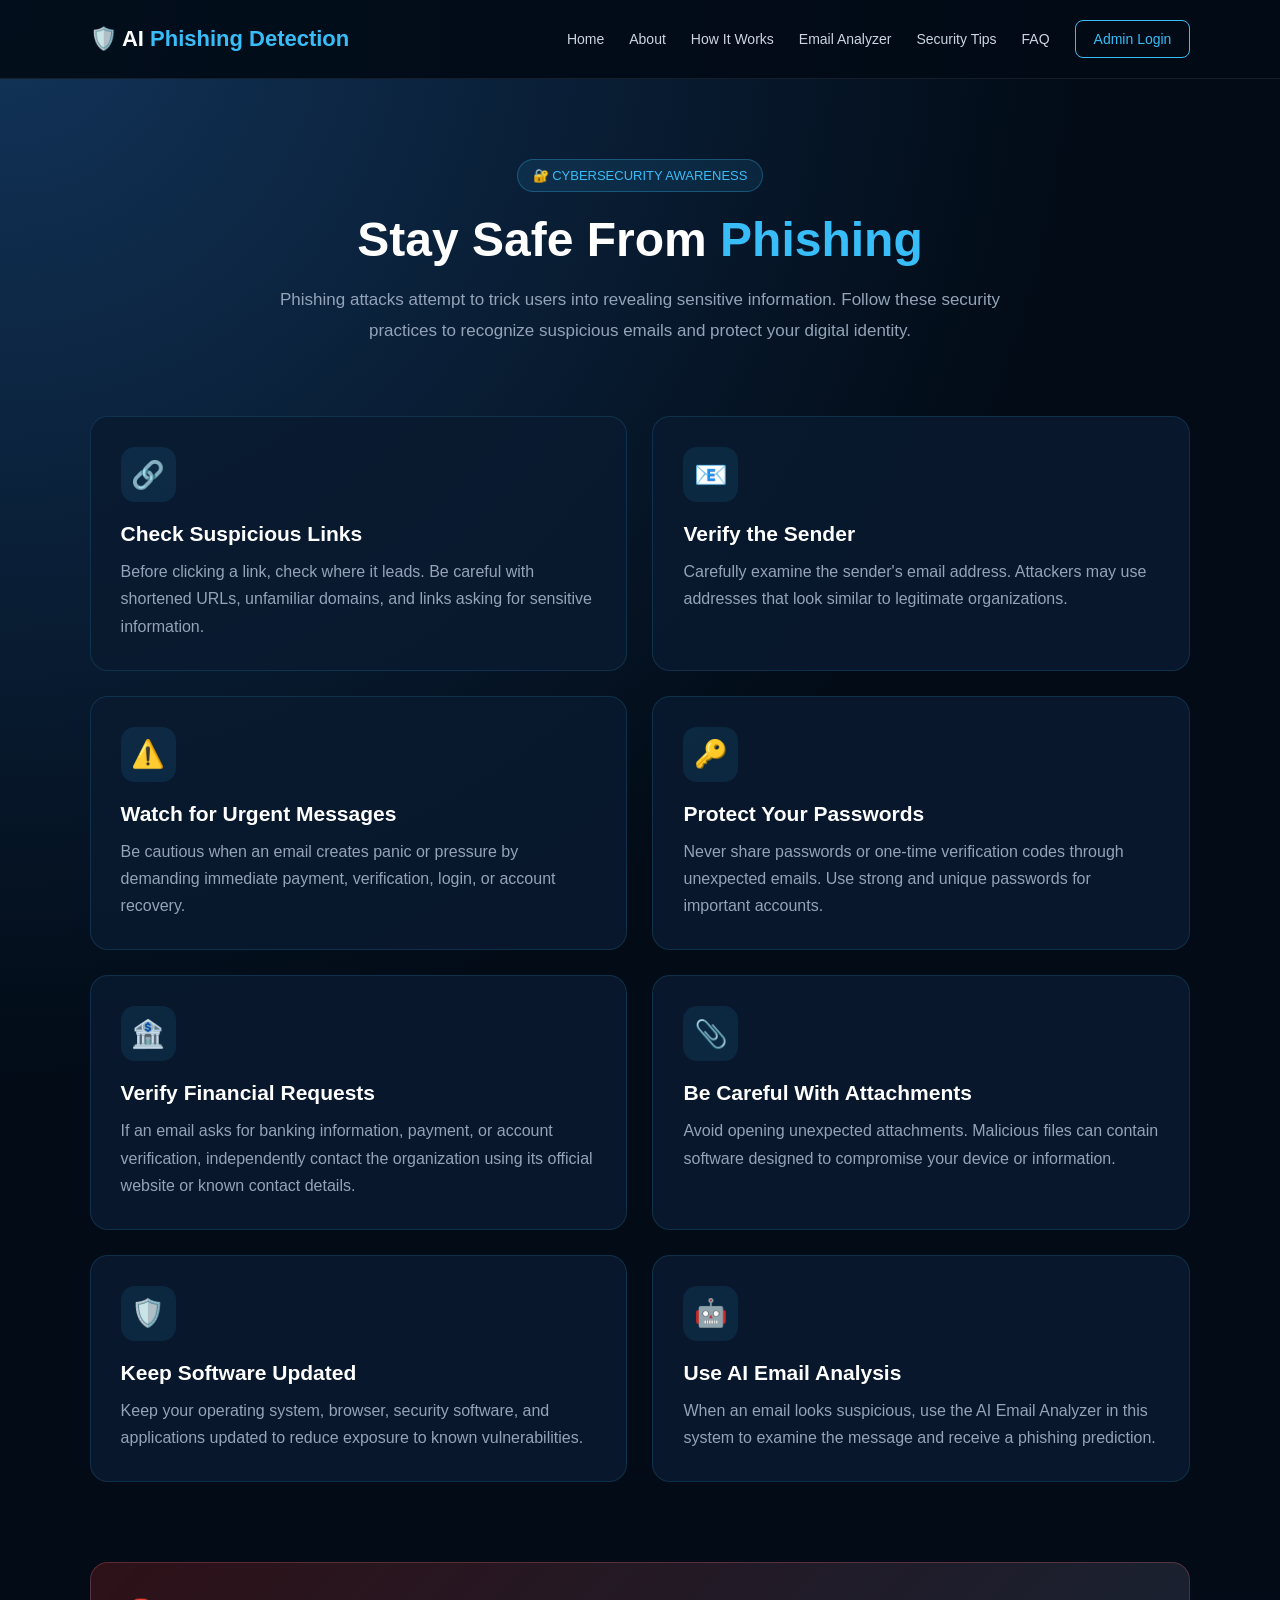
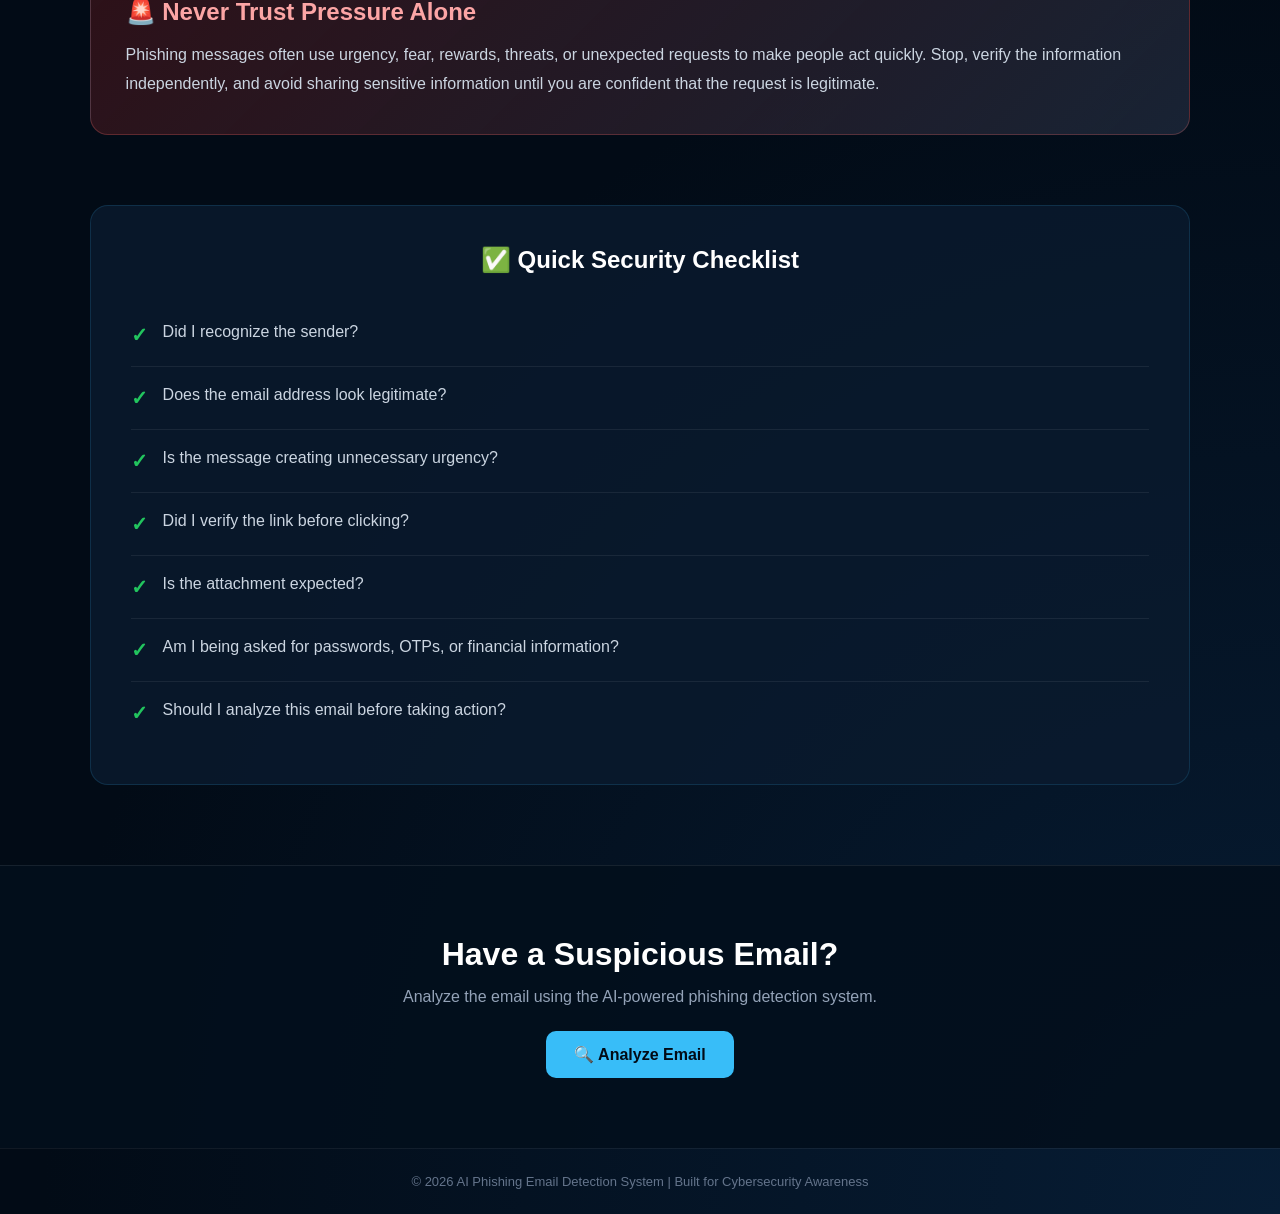
<file: templates/security_tips.html>
<!DOCTYPE html>
<html lang="en">
<head>
    <meta charset="UTF-8">
    <meta name="viewport" content="width=device-width, initial-scale=1.0">

    <title>Security Tips | AI Phishing Detection</title>

    <style>
        * {
            margin: 0;
            padding: 0;
            box-sizing: border-box;
            font-family: Arial, Helvetica, sans-serif;
        }

        body {
            background:
                radial-gradient(circle at top left, #12345a 0%, transparent 35%),
                radial-gradient(circle at bottom right, #071d35 0%, transparent 40%),
                #020b16;
            color: #ffffff;
            min-height: 100vh;
        }

        header {
            width: 100%;
            padding: 20px 7%;
            display: flex;
            justify-content: space-between;
            align-items: center;
            border-bottom: 1px solid rgba(255,255,255,0.08);
            background: rgba(2, 11, 22, 0.9);
        }

        .logo {
            font-size: 22px;
            font-weight: bold;
            color: #ffffff;
        }

        .logo span {
            color: #38bdf8;
        }

        nav {
            display: flex;
            gap: 25px;
            align-items: center;
        }

        nav a {
            color: #cbd5e1;
            text-decoration: none;
            font-size: 14px;
            transition: 0.3s;
        }

        nav a:hover {
            color: #38bdf8;
        }

        .login-btn {
            padding: 10px 18px;
            border: 1px solid #38bdf8;
            border-radius: 8px;
            color: #38bdf8;
        }

        .login-btn:hover {
            background: #38bdf8;
            color: #020b16;
        }

        .hero {
            text-align: center;
            padding: 80px 20px 50px;
        }

        .badge {
            display: inline-block;
            padding: 8px 15px;
            border-radius: 30px;
            background: rgba(56,189,248,0.1);
            border: 1px solid rgba(56,189,248,0.3);
            color: #38bdf8;
            font-size: 13px;
            margin-bottom: 20px;
        }

        .hero h1 {
            font-size: 48px;
            margin-bottom: 18px;
        }

        .hero h1 span {
            color: #38bdf8;
        }

        .hero p {
            max-width: 750px;
            margin: auto;
            color: #94a3b8;
            line-height: 1.8;
            font-size: 17px;
        }

        .tips-container {
            width: 86%;
            max-width: 1150px;
            margin: 20px auto 80px;
            display: grid;
            grid-template-columns: repeat(2, 1fr);
            gap: 25px;
        }

        .tip-card {
            background: rgba(10, 27, 47, 0.85);
            border: 1px solid rgba(56,189,248,0.15);
            border-radius: 18px;
            padding: 30px;
            transition: 0.3s;
        }

        .tip-card:hover {
            transform: translateY(-5px);
            border-color: rgba(56,189,248,0.5);
            box-shadow: 0 15px 40px rgba(0,0,0,0.3);
        }

        .icon {
            width: 55px;
            height: 55px;
            display: flex;
            align-items: center;
            justify-content: center;
            border-radius: 14px;
            background: rgba(56,189,248,0.1);
            font-size: 27px;
            margin-bottom: 20px;
        }

        .tip-card h2 {
            font-size: 21px;
            margin-bottom: 12px;
        }

        .tip-card p {
            color: #94a3b8;
            line-height: 1.7;
        }

        .warning-section {
            width: 86%;
            max-width: 1150px;
            margin: 0 auto 70px;
            padding: 35px;
            border-radius: 18px;
            background: linear-gradient(
                135deg,
                rgba(127,29,29,0.35),
                rgba(30,41,59,0.8)
            );
            border: 1px solid rgba(248,113,113,0.25);
        }

        .warning-section h2 {
            margin-bottom: 15px;
            color: #fca5a5;
        }

        .warning-section p {
            color: #cbd5e1;
            line-height: 1.8;
        }

        .checklist {
            width: 86%;
            max-width: 1150px;
            margin: 0 auto 80px;
            padding: 40px;
            background: rgba(10,27,47,0.8);
            border-radius: 18px;
            border: 1px solid rgba(56,189,248,0.15);
        }

        .checklist h2 {
            text-align: center;
            margin-bottom: 30px;
        }

        .check-item {
            display: flex;
            gap: 15px;
            padding: 15px 0;
            border-bottom: 1px solid rgba(255,255,255,0.07);
            color: #cbd5e1;
            line-height: 1.6;
        }

        .check-item:last-child {
            border-bottom: none;
        }

        .check {
            color: #22c55e;
            font-size: 20px;
            font-weight: bold;
        }

        .cta {
            text-align: center;
            padding: 70px 20px;
            background: rgba(3,15,28,0.9);
            border-top: 1px solid rgba(255,255,255,0.08);
        }

        .cta h2 {
            font-size: 32px;
            margin-bottom: 15px;
        }

        .cta p {
            color: #94a3b8;
            margin-bottom: 25px;
        }

        .cta a {
            display: inline-block;
            padding: 14px 28px;
            border-radius: 10px;
            background: #38bdf8;
            color: #020b16;
            text-decoration: none;
            font-weight: bold;
            transition: 0.3s;
        }

        .cta a:hover {
            transform: translateY(-2px);
            box-shadow: 0 10px 25px rgba(56,189,248,0.25);
        }

        footer {
            text-align: center;
            padding: 25px;
            color: #64748b;
            font-size: 13px;
            border-top: 1px solid rgba(255,255,255,0.06);
        }

        @media (max-width: 850px) {

            header {
                flex-direction: column;
                gap: 20px;
            }

            nav {
                flex-wrap: wrap;
                justify-content: center;
                gap: 15px;
            }

            .hero h1 {
                font-size: 36px;
            }

            .tips-container {
                grid-template-columns: 1fr;
            }
        }
    </style>
</head>

<body>

<header>

    <div class="logo">
        🛡️ AI <span>Phishing Detection</span>
    </div>

    <nav>
        <a href="/">Home</a>
        <a href="/about">About</a>
        <a href="/how-it-works">How It Works</a>
        <a href="/analyzer">Email Analyzer</a>
        <a href="/security-tips">Security Tips</a>
        <a href="/faq">FAQ</a>
        <a href="/login" class="login-btn">Admin Login</a>
    </nav>

</header>


<section class="hero">

    <div class="badge">
        🔐 CYBERSECURITY AWARENESS
    </div>

    <h1>
        Stay Safe From <span>Phishing</span>
    </h1>

    <p>
        Phishing attacks attempt to trick users into revealing sensitive
        information. Follow these security practices to recognize suspicious
        emails and protect your digital identity.
    </p>

</section>


<section class="tips-container">

    <div class="tip-card">
        <div class="icon">🔗</div>
        <h2>Check Suspicious Links</h2>
        <p>
            Before clicking a link, check where it leads. Be careful with
            shortened URLs, unfamiliar domains, and links asking for sensitive
            information.
        </p>
    </div>


    <div class="tip-card">
        <div class="icon">📧</div>
        <h2>Verify the Sender</h2>
        <p>
            Carefully examine the sender's email address. Attackers may use
            addresses that look similar to legitimate organizations.
        </p>
    </div>


    <div class="tip-card">
        <div class="icon">⚠️</div>
        <h2>Watch for Urgent Messages</h2>
        <p>
            Be cautious when an email creates panic or pressure by demanding
            immediate payment, verification, login, or account recovery.
        </p>
    </div>


    <div class="tip-card">
        <div class="icon">🔑</div>
        <h2>Protect Your Passwords</h2>
        <p>
            Never share passwords or one-time verification codes through
            unexpected emails. Use strong and unique passwords for important
            accounts.
        </p>
    </div>


    <div class="tip-card">
        <div class="icon">🏦</div>
        <h2>Verify Financial Requests</h2>
        <p>
            If an email asks for banking information, payment, or account
            verification, independently contact the organization using its
            official website or known contact details.
        </p>
    </div>


    <div class="tip-card">
        <div class="icon">📎</div>
        <h2>Be Careful With Attachments</h2>
        <p>
            Avoid opening unexpected attachments. Malicious files can contain
            software designed to compromise your device or information.
        </p>
    </div>


    <div class="tip-card">
        <div class="icon">🛡️</div>
        <h2>Keep Software Updated</h2>
        <p>
            Keep your operating system, browser, security software, and
            applications updated to reduce exposure to known vulnerabilities.
        </p>
    </div>


    <div class="tip-card">
        <div class="icon">🤖</div>
        <h2>Use AI Email Analysis</h2>
        <p>
            When an email looks suspicious, use the AI Email Analyzer in this
            system to examine the message and receive a phishing prediction.
        </p>
    </div>

</section>


<section class="warning-section">

    <h2>🚨 Never Trust Pressure Alone</h2>

    <p>
        Phishing messages often use urgency, fear, rewards, threats, or
        unexpected requests to make people act quickly. Stop, verify the
        information independently, and avoid sharing sensitive information
        until you are confident that the request is legitimate.
    </p>

</section>


<section class="checklist">

    <h2>✅ Quick Security Checklist</h2>

    <div class="check-item">
        <span class="check">✓</span>
        <span>Did I recognize the sender?</span>
    </div>

    <div class="check-item">
        <span class="check">✓</span>
        <span>Does the email address look legitimate?</span>
    </div>

    <div class="check-item">
        <span class="check">✓</span>
        <span>Is the message creating unnecessary urgency?</span>
    </div>

    <div class="check-item">
        <span class="check">✓</span>
        <span>Did I verify the link before clicking?</span>
    </div>

    <div class="check-item">
        <span class="check">✓</span>
        <span>Is the attachment expected?</span>
    </div>

    <div class="check-item">
        <span class="check">✓</span>
        <span>Am I being asked for passwords, OTPs, or financial information?</span>
    </div>

    <div class="check-item">
        <span class="check">✓</span>
        <span>Should I analyze this email before taking action?</span>
    </div>

</section>


<section class="cta">

    <h2>Have a Suspicious Email?</h2>

    <p>
        Analyze the email using the AI-powered phishing detection system.
    </p>

    <a href="/analyzer">
        🔍 Analyze Email
    </a>

</section>


<footer>

    © 2026 AI Phishing Email Detection System |
    Built for Cybersecurity Awareness

</footer>

</body>
</html>
</file>
